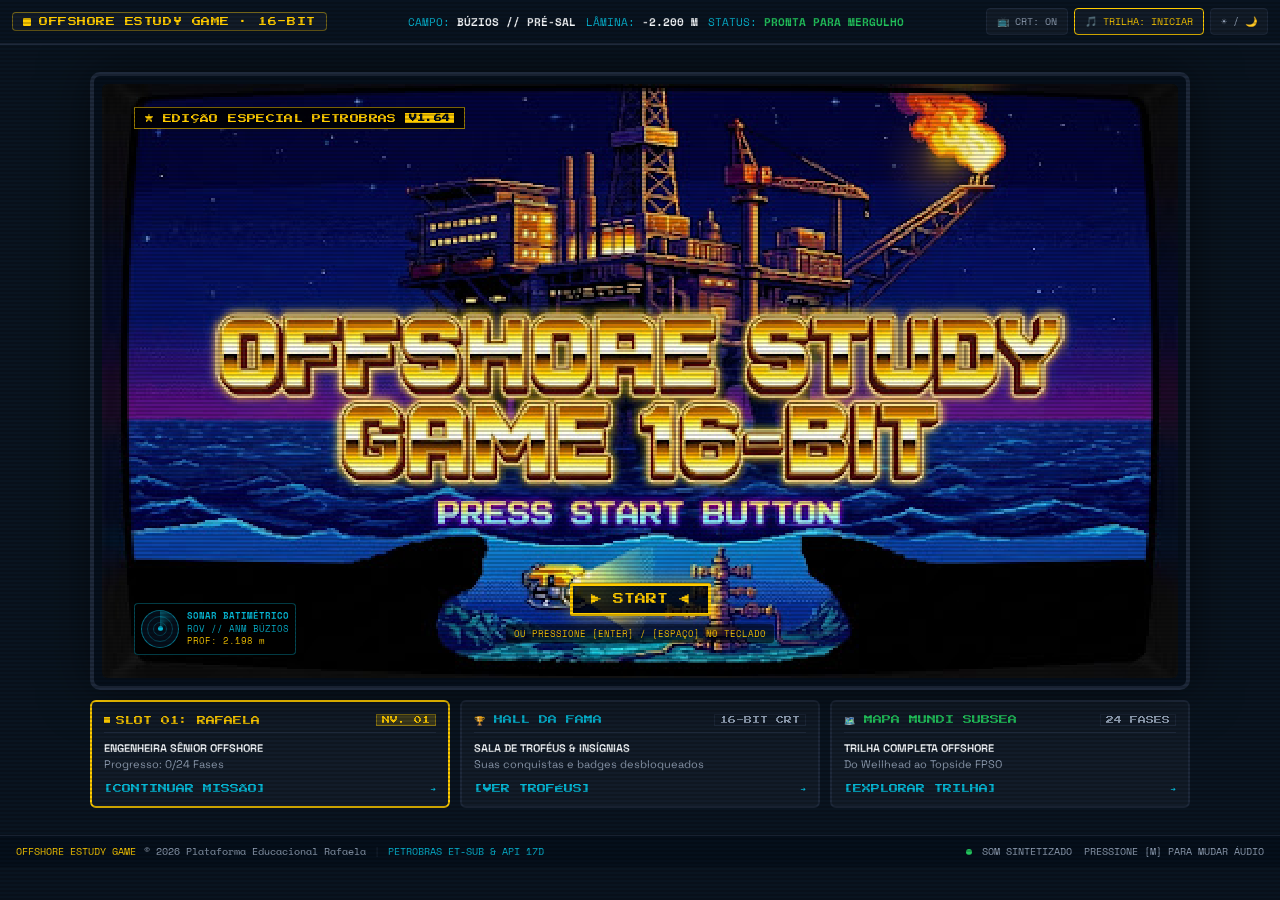
<file: index.html>
<!DOCTYPE html>
<html lang="pt-BR" data-theme="dark">
<head>
<meta charset="UTF-8" />
<meta name="viewport" content="width=device-width, initial-scale=1.0" />
<title>Offshore Estudy Game</title>
<meta name="description" content="Jogo educativo sobre engenharia offshore e submarina — Offshore Estudy Game." />
<link rel="preconnect" href="https://fonts.googleapis.com" />
<link rel="preconnect" href="https://fonts.gstatic.com" crossorigin />
<link href="https://fonts.googleapis.com/css2?family=Press+Start+2P&family=Space+Mono:wght@400;700&family=Space+Grotesk:wght@400;500;700&display=swap" rel="stylesheet" />
<link rel="stylesheet" href="assets/css/core-tokens.css" />
<link rel="stylesheet" href="assets/css/cockpit-master.css" />
<link rel="stylesheet" href="assets/css/crt-arcade.css" />
<link rel="stylesheet" href="assets/css/print.css" media="print" />
</head>
<body>

<header id="opening-header" class="opening-header">
  <div class="opening-header__brand">
    <span class="opening-header__brand-dot" aria-hidden="true"></span>
    <span class="opening-header__brand-text font-display">OFFSHORE ESTUDY GAME · 16-BIT</span>
  </div>
  <div class="opening-header__telemetry font-mono" aria-hidden="true">
    <span>CAMPO: <b>BÚZIOS // PRÉ-SAL</b></span>
    <span>LÂMINA: <b>-2.200 M</b></span>
    <span>STATUS: <b class="opening-header__status-ok">PRONTA PARA MERGULHO</b></span>
  </div>
  <div class="opening-header__controls">
    <button type="button" id="opening-crt-btn" class="opening-header__btn font-mono">📺 CRT: <span id="opening-crt-status">ON</span></button>
    <button type="button" id="opening-audio-btn" class="opening-header__btn opening-header__btn--gold font-mono">🎵 <span id="opening-audio-label">TRILHA: INICIAR</span></button>
    <button type="button" id="opening-theme-btn" class="opening-header__btn font-mono" title="Alternar tema Abissal/Daylight">☀️ / 🌙</button>
  </div>
</header>

<main class="opening" id="opening-main">
  <div class="opening__scanlines" id="opening-scanlines" aria-hidden="true"></div>

  <div class="opening__cabinet">
    <div class="opening__monitor">
      <span class="opening__screw opening__screw--tl" aria-hidden="true"></span>
      <span class="opening__screw opening__screw--tr" aria-hidden="true"></span>
      <span class="opening__screw opening__screw--bl" aria-hidden="true"></span>
      <span class="opening__screw opening__screw--br" aria-hidden="true"></span>
      <div class="opening__monitor-screen">
        <img class="opening__hero-art" src="assets/img/opening/tela-abertura-stitch.jpg" alt="Offshore Estudy Game — plataforma offshore ao entardecer, título em pixel art 16-bit" />

        <div class="opening__flare" aria-hidden="true"></div>
        <div class="opening__flare-core" aria-hidden="true"></div>

        <div class="opening__badge font-display">
          <span aria-hidden="true">★</span> EDIÇÃO ESPECIAL PETROBRAS
          <span class="opening__badge-version">V1.64</span>
        </div>

        <div class="opening__radar" aria-hidden="true">
          <div class="opening__radar-scope">
            <span class="opening__radar-ring opening__radar-ring--outer"></span>
            <span class="opening__radar-ring opening__radar-ring--inner"></span>
            <span class="opening__radar-sweep"></span>
            <span class="opening__radar-ping"></span>
          </div>
          <div class="opening__radar-label font-mono">
            <div class="opening__radar-title">SONAR BATIMÉTRICO</div>
            <div>ROV // ANM BÚZIOS</div>
            <div class="opening__radar-depth">PROF: 2.198 m</div>
          </div>
        </div>

        <div class="opening__start-area">
          <button type="button" id="press-start-btn" class="opening__start-btn font-display">
            ▶ START ◀
          </button>
          <p class="opening__hint font-mono">OU PRESSIONE [ENTER] / [ESPAÇO] NO TECLADO</p>
        </div>
      </div>
    </div>

    <nav class="opening__slots" aria-label="Acesso rápido">
      <a href="capitulos/index.html" class="opening__slot opening__slot--gold">
        <div class="opening__slot-head font-display">
          <span class="opening__slot-tag"><span class="opening__slot-dot"></span> SLOT 01: RAFAELA</span>
          <span class="opening__slot-badge" id="slot-nivel-badge">NV. --</span>
        </div>
        <div class="opening__slot-body">
          <strong>ENGENHEIRA SÊNIOR OFFSHORE</strong>
          <span id="slot-progresso-texto">Progresso: --</span>
        </div>
        <div class="opening__slot-foot font-display"><span>[CONTINUAR MISSÃO]</span><span aria-hidden="true">➔</span></div>
      </a>

      <a href="conquistas.html" class="opening__slot">
        <div class="opening__slot-head font-display">
          <span class="opening__slot-tag opening__slot-tag--cyan">🏆 HALL DA FAMA</span>
          <span class="opening__slot-badge opening__slot-badge--muted">16-BIT CRT</span>
        </div>
        <div class="opening__slot-body">
          <strong>SALA DE TROFÉUS &amp; INSÍGNIAS</strong>
          <span>Suas conquistas e badges desbloqueados</span>
        </div>
        <div class="opening__slot-foot font-display"><span>[VER TROFÉUS]</span><span aria-hidden="true">➔</span></div>
      </a>

      <a href="capitulos/index.html" class="opening__slot opening__slot--green">
        <div class="opening__slot-head font-display">
          <span class="opening__slot-tag opening__slot-tag--green">🗺️ MAPA MUNDI SUBSEA</span>
          <span class="opening__slot-badge opening__slot-badge--muted">24 FASES</span>
        </div>
        <div class="opening__slot-body">
          <strong>TRILHA COMPLETA OFFSHORE</strong>
          <span>Do Wellhead ao Topside FPSO</span>
        </div>
        <div class="opening__slot-foot font-display"><span>[EXPLORAR TRILHA]</span><span aria-hidden="true">➔</span></div>
      </a>
    </nav>
  </div>
</main>

<footer class="opening-footer font-mono">
  <div class="opening-footer__brand">
    <span class="text-gold">OFFSHORE ESTUDY GAME</span>
    <span>© 2026 Plataforma Educacional Rafaela</span>
    <span class="opening-footer__sep">|</span>
    <span class="opening-footer__cyan">PETROBRAS ET-SUB &amp; API 17D</span>
  </div>
  <div class="opening-footer__status">
    <span><span class="opening-footer__led"></span> SOM SINTETIZADO</span>
    <span>PRESSIONE [M] PARA MUDAR ÁUDIO</span>
  </div>
</footer>

<div id="start-modal" class="opening-modal" hidden>
  <div class="opening-modal__card">
    <div class="opening-modal__icon">⚡</div>
    <h2 class="opening-modal__title font-display">SISTEMA INICIALIZADO!</h2>
    <p class="opening-modal__text">
      Bem-vinda de volta a bordo, <span class="text-gold" id="modal-nome-usuaria">Rafaela</span>! Conexão de telemetria estabelecida com o FPSO P-77 e campo submarino de Búzios a -2.200m.
    </p>
    <div class="opening-modal__status font-mono">
      <div class="text-ok">✔ Árvores de Natal Molhadas (ANM): VÁLVULAS OK</div>
      <div class="text-ok">✔ Linhas Lazy Wave: TENSÃO ESTÁVEL</div>
      <div class="text-ok">✔ Injeção de MEG: FLOW ASSURANCE SEGURO</div>
      <div class="text-gold" id="modal-xp">★ XP Atual: -- / -- XP</div>
    </div>
    <div class="opening-modal__actions font-display">
      <button type="button" id="modal-entrar" class="opening-modal__btn opening-modal__btn--primary">[ ENTRAR NO MAPA MUNDI ]</button>
      <button type="button" id="modal-voltar" class="opening-modal__btn">VOLTAR</button>
    </div>
  </div>
</div>

<script src="assets/js/theme-controller.js"></script>
<script src="assets/js/audio-engine.js"></script>
<script src="assets/js/state-store.js"></script>
<script src="assets/js/github-sync-client.js"></script>
<script src="assets/js/navigation.js"></script>
<script src="assets/js/cockpit-element.js"></script>
<script>
  // Tela de abertura tem cabeçalho próprio (adaptado do Stitch): não monta o Cockpit
  // Mestre nem a navegação padrão, só os motores compartilhados de tema/áudio/estado.
  const cockpit = SubseaCockpit.init({ activeNav: 'inicio', mountHeader: false, mountNav: false });

  /** Progressão simples de nível: 500 XP por nível, mesma referência usada em progresso.html. */
  function calcularNivel(xp) {
    const xpPorNivel = 500;
    const nivel = Math.floor(xp / xpPorNivel) + 1;
    return { nivel, xpNoNivel: xp % xpPorNivel, xpParaProximo: xpPorNivel };
  }

  function atualizarPainelDaUsuaria() {
    const estado = cockpit.store.getState();
    const totalModulos = 24;
    const modulosConcluidos = Object.values(estado.progresso.modulos || {}).filter((m) => m && m.concluido).length;
    const { nivel, xpNoNivel, xpParaProximo } = calcularNivel(estado.progresso.xp || 0);
    const nivelFormatado = String(nivel).padStart(2, '0');

    document.getElementById('slot-nivel-badge').textContent = `NV. ${nivelFormatado}`;
    document.getElementById('slot-progresso-texto').textContent = `Progresso: ${modulosConcluidos}/${totalModulos} Fases`;
    document.getElementById('modal-nome-usuaria').textContent = estado.usuario.nome || 'Rafaela';
    document.getElementById('modal-xp').textContent = `★ XP Atual: ${xpNoNivel} / ${xpParaProximo} XP (Nível ${nivelFormatado})`;
  }

  atualizarPainelDaUsuaria();
  cockpit.store.onChange(atualizarPainelDaUsuaria);

  /**
   * Mede-e-corrige: aplica a largura cheia do gabinete, mede o overflow real
   * da página contra a viewport, e só então encolhe o monitor pela quantidade
   * exata que sobrou (via aspect-ratio 16:9) — mais confiável do que estimar
   * altura de header/slots/rodapé de antemão ou decorar aspect-ratio/max-height
   * em % dentro de min()/calc(), que ora colapsava a caixa, ora não segurava a
   * largura no mobile.
   */
  function ajustarTamanhoMonitor() {
    const monitor = document.querySelector('.opening__monitor');
    const cabinet = document.querySelector('.opening__cabinet');
    if (!monitor || !cabinet) return;

    monitor.style.width = `${cabinet.clientWidth}px`;

    // No mobile o layout empilhado (header 2 linhas + monitor + 3 slots) já cabia
    // bem com a largura cheia — o pedido de "caber na página" era sobre desktop,
    // onde monitor+slots+rodapé lado a lado sobravam para baixo da dobra.
    if (window.innerWidth < 720) return;

    const overflow = document.documentElement.scrollHeight - window.innerHeight;
    if (overflow > 0) {
      const alturaAlvo = Math.max(220, monitor.offsetHeight - overflow);
      const larguraAlvo = (alturaAlvo * 16) / 9;
      monitor.style.width = `${Math.min(cabinet.clientWidth, larguraAlvo)}px`;
    }
  }

  ajustarTamanhoMonitor();
  window.addEventListener('resize', ajustarTamanhoMonitor);

  function syncAudioLabel() {
    document.getElementById('opening-audio-label').textContent = cockpit.audio.isBgmPlaying()
      ? 'TRILHA: TOCANDO'
      : 'TRILHA: INICIAR';
  }
  syncAudioLabel();

  document.getElementById('opening-audio-btn').addEventListener('click', () => {
    if (cockpit.audio.isBgmPlaying()) {
      cockpit.audio.stopChiptuneBgm();
      cockpit.store.setAudio({ bgmEnabled: false });
    } else {
      cockpit.audio.startChiptuneBgm();
      cockpit.store.setAudio({ bgmEnabled: true });
    }
    syncAudioLabel();
  });

  document.getElementById('opening-theme-btn').addEventListener('click', () => cockpit.theme.toggle());

  const scanlines = document.getElementById('opening-scanlines');
  const crtBtn = document.getElementById('opening-crt-btn');
  const crtStatus = document.getElementById('opening-crt-status');
  crtBtn.addEventListener('click', () => {
    const estavaLigado = scanlines.style.display !== 'none';
    scanlines.style.display = estavaLigado ? 'none' : '';
    crtStatus.textContent = estavaLigado ? 'OFF' : 'ON';
    cockpit.audio.playBlip(estavaLigado ? 300 : 600, 0.05);
  });

  function goToTrilha() {
    cockpit.audio.playStartJingle();
    const main = document.getElementById('opening-main');
    main.classList.add('subsea-transition-shake', 'subsea-transition-flash', 'opening--saindo');
    cockpit.playDiveTransition();
    window.setTimeout(() => {
      window.location.href = 'capitulos/index.html';
    }, 280);
  }

  function abrirModalInicializacao() {
    if (!cockpit.audio.isBgmPlaying()) {
      cockpit.audio.startChiptuneBgm();
      cockpit.store.setAudio({ bgmEnabled: true });
      syncAudioLabel();
    }
    atualizarPainelDaUsuaria();
    document.getElementById('start-modal').hidden = false;
  }

  document.getElementById('press-start-btn').addEventListener('click', abrirModalInicializacao);
  document.getElementById('modal-entrar').addEventListener('click', () => {
    document.getElementById('start-modal').hidden = true;
    goToTrilha();
  });
  document.getElementById('modal-voltar').addEventListener('click', () => {
    cockpit.audio.playBlip(350, 0.06);
    document.getElementById('start-modal').hidden = true;
  });

  window.addEventListener('keydown', (e) => {
    const modalAberto = !document.getElementById('start-modal').hidden;
    if ((e.code === 'Space' || e.code === 'Enter') && !modalAberto) {
      e.preventDefault();
      abrirModalInicializacao();
    } else if (e.code === 'KeyM') {
      document.getElementById('opening-audio-btn').click();
    } else if (e.code === 'KeyC') {
      crtBtn.click();
    }
  });
</script>
</body>
</html>
</file>
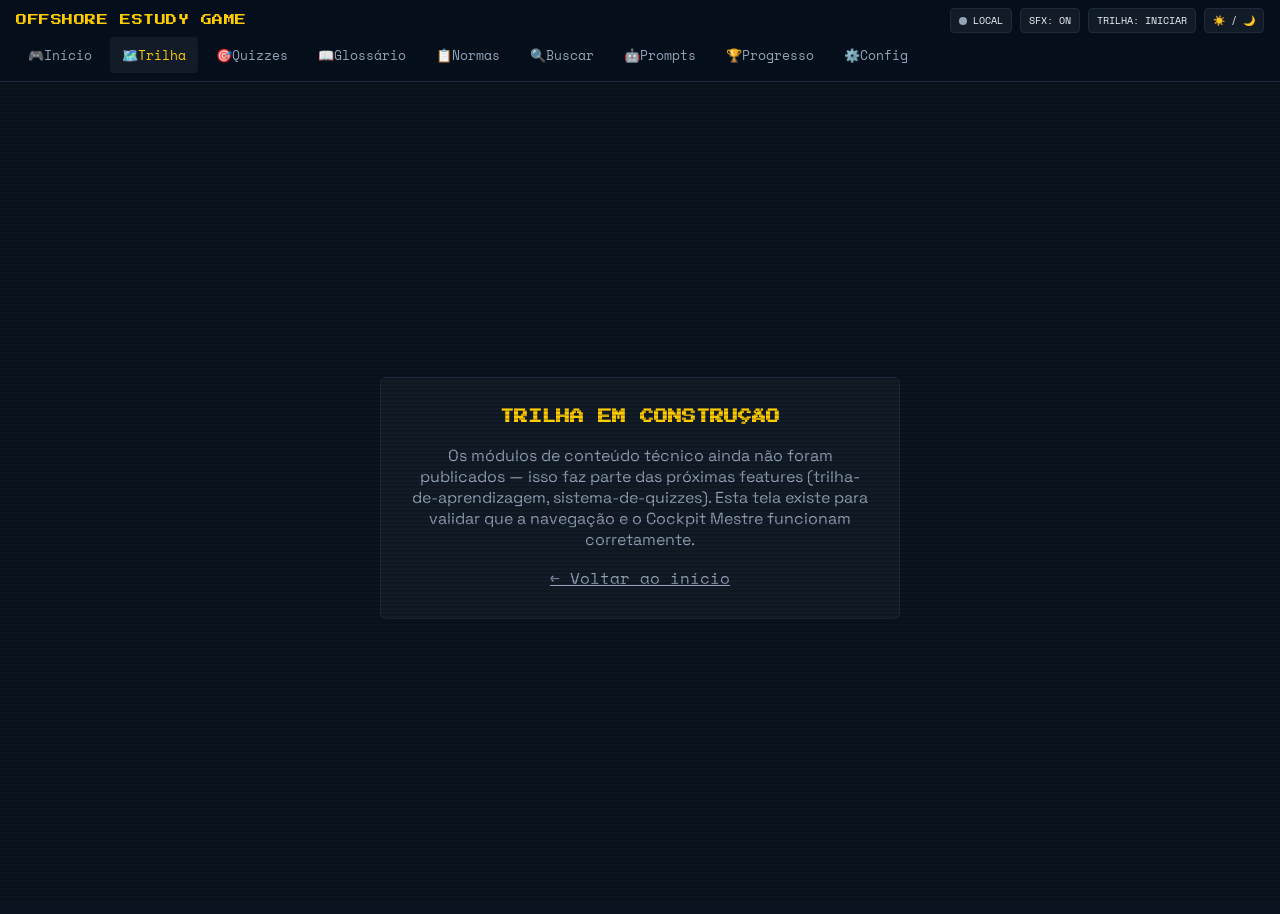
<file: capitulos/index.html>
<!DOCTYPE html>
<html lang="pt-BR" data-theme="dark">
<head>
<meta charset="UTF-8" />
<meta name="viewport" content="width=device-width, initial-scale=1.0" />
<title>Trilha — Offshore Estudy Game</title>
<link rel="preconnect" href="https://fonts.googleapis.com" />
<link rel="preconnect" href="https://fonts.gstatic.com" crossorigin />
<link href="https://fonts.googleapis.com/css2?family=Press+Start+2P&family=Space+Mono:wght@400;700&family=Space+Grotesk:wght@400;500;700&display=swap" rel="stylesheet" />
<link rel="stylesheet" href="../assets/css/core-tokens.css" />
<link rel="stylesheet" href="../assets/css/cockpit-master.css" />
<link rel="stylesheet" href="../assets/css/crt-arcade.css" />
<link rel="stylesheet" href="../assets/css/print.css" media="print" />
</head>
<body>

<main class="placeholder-page">
  <div class="card placeholder-page__card">
    <h1 class="font-display text-gold placeholder-page__title">TRILHA EM CONSTRUÇÃO</h1>
    <p class="placeholder-page__text">
      Os módulos de conteúdo técnico ainda não foram publicados — isso faz parte das
      próximas features (trilha-de-aprendizagem, sistema-de-quizzes). Esta tela existe
      para validar que a navegação e o Cockpit Mestre funcionam corretamente.
    </p>
    <a href="../index.html" class="font-mono text-dim">← Voltar ao início</a>
  </div>
</main>

<script src="../assets/js/theme-controller.js"></script>
<script src="../assets/js/audio-engine.js"></script>
<script src="../assets/js/state-store.js"></script>
<script src="../assets/js/github-sync-client.js"></script>
<script src="../assets/js/navigation.js"></script>
<script src="../assets/js/cockpit-element.js"></script>
<script>
  SubseaCockpit.init({ activeNav: 'trilha', basePath: '../' });
</script>
</body>
</html>
</file>
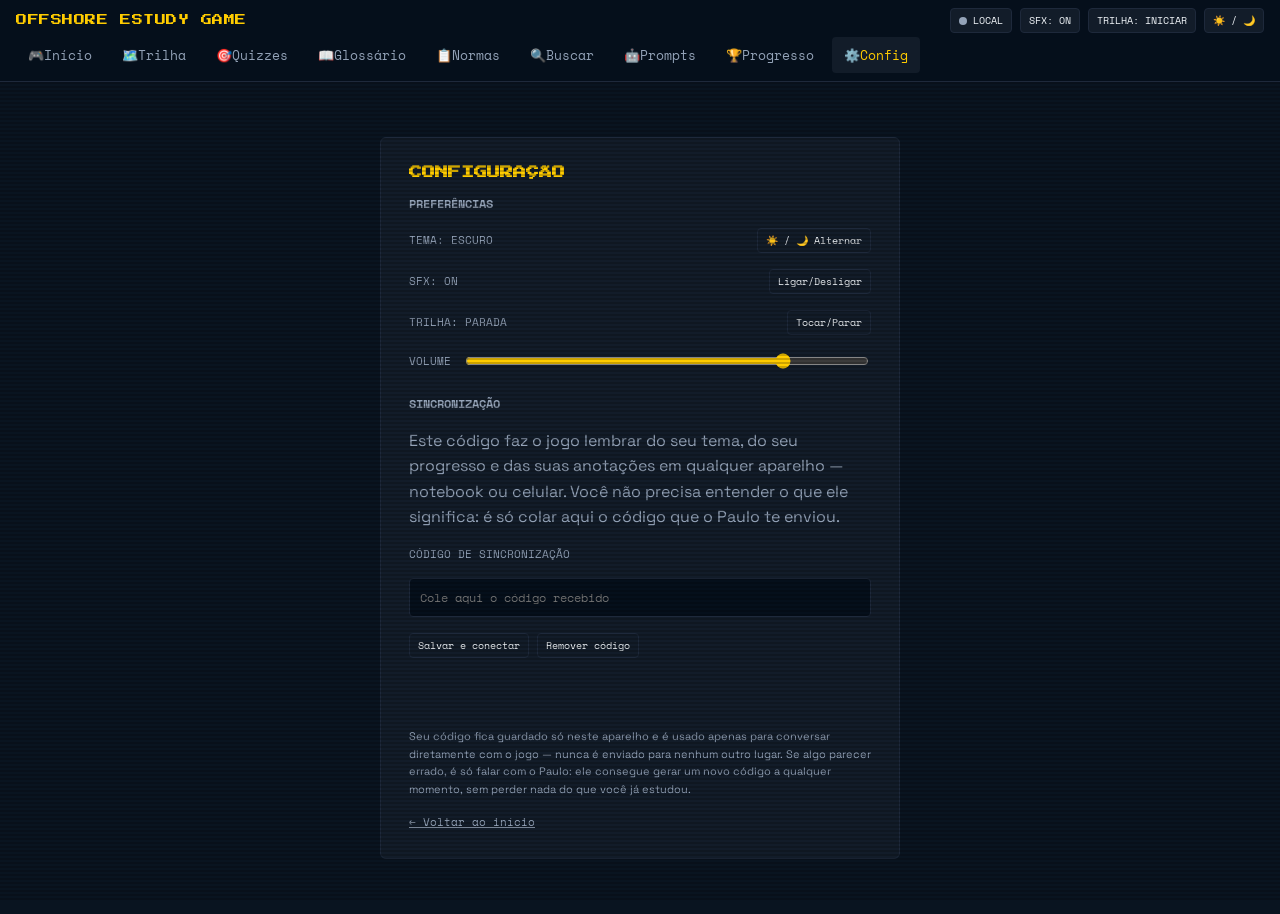
<file: configuracao.html>
<!DOCTYPE html>
<html lang="pt-BR" data-theme="dark">
<head>
<meta charset="UTF-8" />
<meta name="viewport" content="width=device-width, initial-scale=1.0" />
<title>Configuração — Offshore Estudy Game</title>
<link rel="preconnect" href="https://fonts.googleapis.com" />
<link rel="preconnect" href="https://fonts.gstatic.com" crossorigin />
<link href="https://fonts.googleapis.com/css2?family=Press+Start+2P&family=Space+Mono:wght@400;700&family=Space+Grotesk:wght@400;500;700&display=swap" rel="stylesheet" />
<link rel="stylesheet" href="assets/css/core-tokens.css" />
<link rel="stylesheet" href="assets/css/cockpit-master.css" />
<link rel="stylesheet" href="assets/css/crt-arcade.css" />
<link rel="stylesheet" href="assets/css/print.css" media="print" />
<style>
  .config-page { min-height: calc(100vh - 68px); display: flex; align-items: center; justify-content: center; padding: 24px; }
  .config-card { max-width: 520px; width: 100%; padding: 28px; display: flex; flex-direction: column; gap: 16px; }
  .config-card__title { margin: 0; font-size: 13px; }
  .config-card__text { font-family: var(--font-reading); color: var(--color-text-dim); margin: 0; line-height: 1.6; }
  .config-card__input { font-family: var(--font-mono); font-size: 12px; padding: 10px; background: var(--color-surface-lowest); border: 1px solid var(--color-surface-border); border-radius: 4px; color: var(--color-text-main); width: 100%; }
  .config-card__actions { display: flex; gap: 8px; flex-wrap: wrap; }
  .config-card__status { font-family: var(--font-mono); font-size: 11px; min-height: 16px; }
  .config-card__pref-row { display: flex; align-items: center; justify-content: space-between; gap: 12px; flex-wrap: wrap; }
  .config-card__pref-label { font-family: var(--font-mono); font-size: 11px; color: var(--color-text-dim); }
  .config-card__volume { flex: 1; min-width: 120px; accent-color: var(--color-primary-gold); }
</style>
</head>
<body>

<main class="config-page">
  <section class="card config-card">
    <h1 class="font-display text-gold config-card__title">CONFIGURAÇÃO</h1>

    <h2 class="font-mono text-dim" style="font-size: 12px; margin: 0;">PREFERÊNCIAS</h2>

    <div class="config-card__pref-row">
      <span class="config-card__pref-label" id="pref-tema-label">TEMA: ESCURO</span>
      <button type="button" id="pref-tema-btn" class="cockpit-master__btn">☀️ / 🌙 Alternar</button>
    </div>

    <div class="config-card__pref-row">
      <span class="config-card__pref-label" id="pref-sfx-label">SFX: ON</span>
      <button type="button" id="pref-sfx-btn" class="cockpit-master__btn">Ligar/Desligar</button>
    </div>

    <div class="config-card__pref-row">
      <span class="config-card__pref-label" id="pref-bgm-label">TRILHA: PARADA</span>
      <button type="button" id="pref-bgm-btn" class="cockpit-master__btn">Tocar/Parar</button>
    </div>

    <div class="config-card__pref-row">
      <label class="config-card__pref-label" for="pref-volume">VOLUME</label>
      <input type="range" id="pref-volume" class="config-card__volume" min="0" max="100" step="5" />
    </div>

    <h2 class="font-mono text-dim" style="font-size: 12px; margin: 8px 0 0;">SINCRONIZAÇÃO</h2>

    <p class="config-card__text">
      Este código faz o jogo lembrar do seu tema, do seu progresso e das suas anotações
      em qualquer aparelho — notebook ou celular. Você não precisa entender o que ele
      significa: é só colar aqui o código que o Paulo te enviou.
    </p>

    <label class="font-mono text-dim" for="token-input" style="font-size: 11px;">CÓDIGO DE SINCRONIZAÇÃO</label>
    <input type="password" id="token-input" class="config-card__input" placeholder="Cole aqui o código recebido" autocomplete="off" />

    <div class="config-card__actions">
      <button type="button" id="save-token-btn" class="cockpit-master__btn">Salvar e conectar</button>
      <button type="button" id="remove-token-btn" class="cockpit-master__btn">Remover código</button>
    </div>

    <p class="config-card__status" id="config-status"></p>

    <p class="config-card__text" style="font-size: 11px;">
      Seu código fica guardado só neste aparelho e é usado apenas para conversar
      diretamente com o jogo — nunca é enviado para nenhum outro lugar. Se algo parecer
      errado, é só falar com o Paulo: ele consegue gerar um novo código a qualquer momento,
      sem perder nada do que você já estudou.
    </p>

    <a href="index.html" class="font-mono text-dim" style="font-size: 11px;">← Voltar ao início</a>
  </section>
</main>

<script src="assets/js/theme-controller.js"></script>
<script src="assets/js/audio-engine.js"></script>
<script src="assets/js/state-store.js"></script>
<script src="assets/js/github-sync-client.js"></script>
<script src="assets/js/navigation.js"></script>
<script src="assets/js/cockpit-element.js"></script>
<script>
  const cockpit = SubseaCockpit.init({ activeNav: 'config' });

  (function wirePreferencias() {
    const temaLabel = document.getElementById('pref-tema-label');
    const temaBtn = document.getElementById('pref-tema-btn');
    const sfxLabel = document.getElementById('pref-sfx-label');
    const sfxBtn = document.getElementById('pref-sfx-btn');
    const bgmLabel = document.getElementById('pref-bgm-label');
    const bgmBtn = document.getElementById('pref-bgm-btn');
    const volumeInput = document.getElementById('pref-volume');

    function atualizarLabels() {
      const estado = cockpit.store.getState();
      temaLabel.textContent = `TEMA: ${cockpit.theme.getTheme() === 'light' ? 'CLARO' : 'ESCURO'}`;
      sfxLabel.textContent = `SFX: ${estado.audio.sfxEnabled ? 'ON' : 'MUTE'}`;
      bgmLabel.textContent = `TRILHA: ${cockpit.audio.isBgmPlaying() ? 'TOCANDO' : 'PARADA'}`;
      volumeInput.value = Math.round(estado.audio.volume * 100);
    }

    temaBtn.addEventListener('click', () => {
      cockpit.theme.toggle();
      atualizarLabels();
    });

    sfxBtn.addEventListener('click', () => {
      const muted = cockpit.audio.toggleMute();
      cockpit.store.setAudio({ sfxEnabled: !muted });
      if (!muted) cockpit.audio.playBlip(700, 0.08);
      atualizarLabels();
    });

    bgmBtn.addEventListener('click', () => {
      if (cockpit.audio.isBgmPlaying()) {
        cockpit.audio.stopChiptuneBgm();
        cockpit.store.setAudio({ bgmEnabled: false });
      } else {
        cockpit.audio.startChiptuneBgm();
        cockpit.store.setAudio({ bgmEnabled: true });
      }
      atualizarLabels();
    });

    volumeInput.addEventListener('input', (e) => {
      const volume = Number(e.target.value) / 100;
      cockpit.audio.setVolume(volume);
      cockpit.store.setAudio({ volume });
    });

    atualizarLabels();
  })();

  const TOKEN_KEY = 'subsea_github_token';
  const input = document.getElementById('token-input');
  const status = document.getElementById('config-status');

  try {
    const existing = window.localStorage.getItem(TOKEN_KEY);
    if (existing) {
      input.value = existing;
      status.textContent = 'Já conectado neste aparelho.';
      status.className = 'config-card__status text-ok';
    }
  } catch (err) { /* localStorage indisponível */ }

  document.getElementById('save-token-btn').addEventListener('click', async () => {
    const value = input.value.trim();
    if (!value) {
      status.textContent = 'Cole o código antes de salvar.';
      status.className = 'config-card__status text-alert';
      return;
    }
    status.textContent = 'Verificando...';
    status.className = 'config-card__status text-dim';

    const client = new SubseaGithubSyncClient({ token: value, usuarioId: cockpit.store.getState().usuario.id });
    try {
      await client.validate();
      window.localStorage.setItem(TOKEN_KEY, value);
      cockpit.store.attachSyncClient(client);
      await cockpit.store.initialSync();
      cockpit.audio.playSuccess();
      status.textContent = 'Conectado! Seu progresso agora sincroniza entre aparelhos.';
      status.className = 'config-card__status text-ok';
    } catch (err) {
      cockpit.audio.playError();
      status.textContent = 'Não consegui confirmar esse código. Verifique se copiou certinho ou fale com o Paulo.';
      status.className = 'config-card__status text-alert';
    }
  });

  document.getElementById('remove-token-btn').addEventListener('click', () => {
    try { window.localStorage.removeItem(TOKEN_KEY); } catch (err) { /* noop */ }
    cockpit.store.detachSyncClient();
    input.value = '';
    status.textContent = 'Código removido. O jogo continua funcionando normalmente neste aparelho, só sem sincronizar.';
    status.className = 'config-card__status text-dim';
  });
</script>
</body>
</html>
</file>
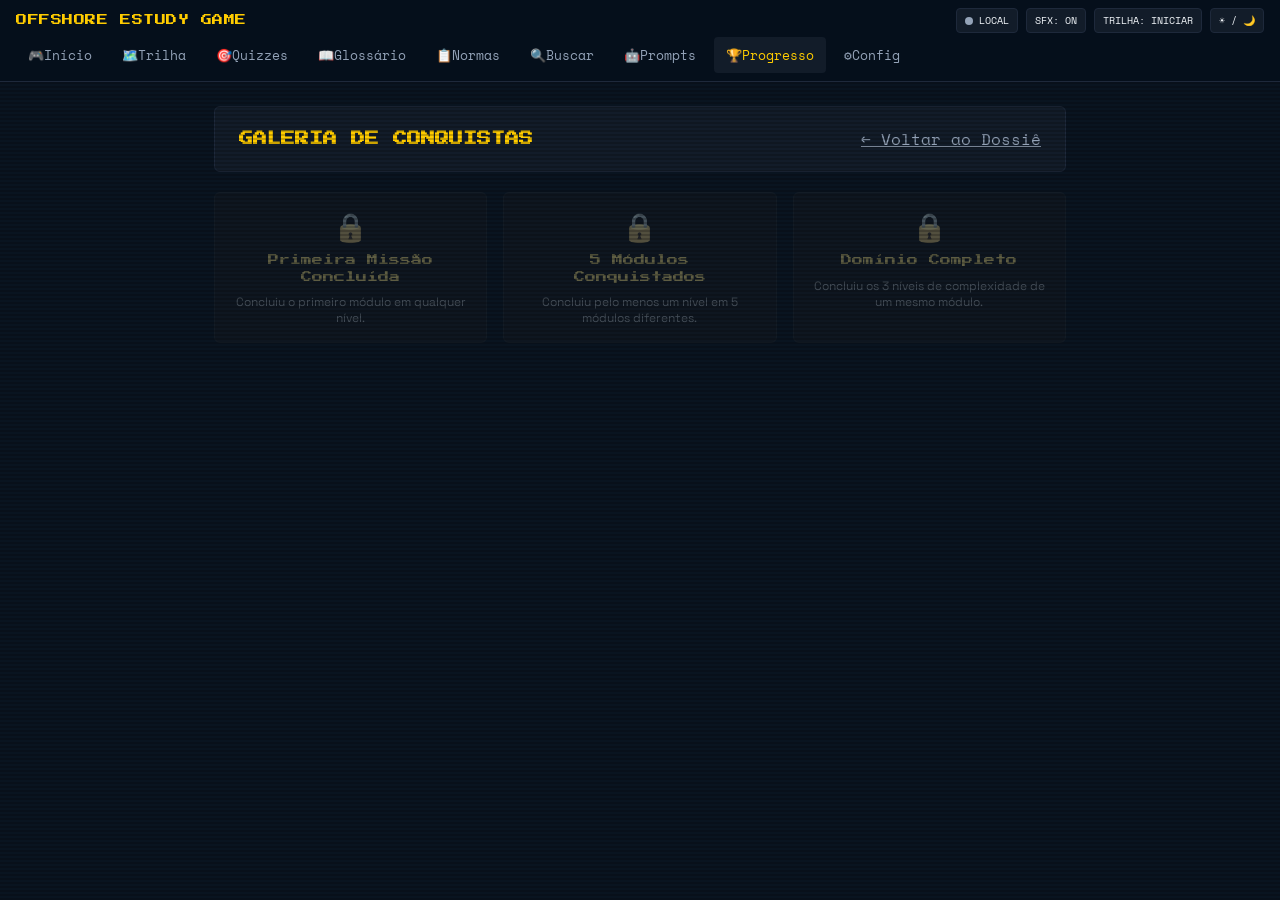
<file: conquistas.html>
<!DOCTYPE html>
<html lang="pt-BR" data-theme="dark">
<head>
<meta charset="UTF-8" />
<meta name="viewport" content="width=device-width, initial-scale=1.0" />
<title>Galeria de Conquistas — Offshore Estudy Game</title>
<link rel="preconnect" href="https://fonts.googleapis.com" />
<link rel="preconnect" href="https://fonts.gstatic.com" crossorigin />
<link href="https://fonts.googleapis.com/css2?family=Press+Start+2P&family=Space+Mono:wght@400;700&family=Space+Grotesk:wght@400;500;700&display=swap" rel="stylesheet" />
<link rel="stylesheet" href="assets/css/core-tokens.css" />
<link rel="stylesheet" href="assets/css/cockpit-master.css" />
<link rel="stylesheet" href="assets/css/crt-arcade.css" />
<link rel="stylesheet" href="assets/css/print.css" media="print" />
</head>
<body>

<main class="conquistas-page">
  <div class="card conquistas-page__header">
    <h1 class="font-display text-gold conquistas-page__title">GALERIA DE CONQUISTAS</h1>
    <a href="progresso.html" class="font-mono text-dim">← Voltar ao Dossiê</a>
  </div>

  <section class="conquistas-page__grid" id="grid-insignias"></section>
</main>

<script src="assets/js/theme-controller.js"></script>
<script src="assets/js/audio-engine.js"></script>
<script src="assets/js/state-store.js"></script>
<script src="assets/js/github-sync-client.js"></script>
<script src="assets/js/progress-engine.js"></script>
<script src="assets/js/navigation.js"></script>
<script src="assets/js/cockpit-element.js"></script>
<script>
  const cockpit = SubseaCockpit.init({ activeNav: 'progresso' });

  function renderInsignias() {
    const { progresso } = cockpit.store.getState();
    const insignias = SubseaProgressEngine.listarInsigniasComStatus(progresso);
    const grid = document.getElementById('grid-insignias');

    grid.innerHTML = insignias
      .map(
        (i) => `
        <div class="card insignia ${i.desbloqueada ? '' : 'insignia--bloqueada'}">
          <div class="insignia__icone">${i.desbloqueada ? '🏅' : '🔒'}</div>
          <div class="font-display text-gold insignia__titulo">${i.titulo}</div>
          <div class="text-dim insignia__descricao">${i.descricao}</div>
        </div>`,
      )
      .join('');
  }

  renderInsignias();
  cockpit.store.onChange(renderInsignias);
</script>
</body>
</html>
</file>
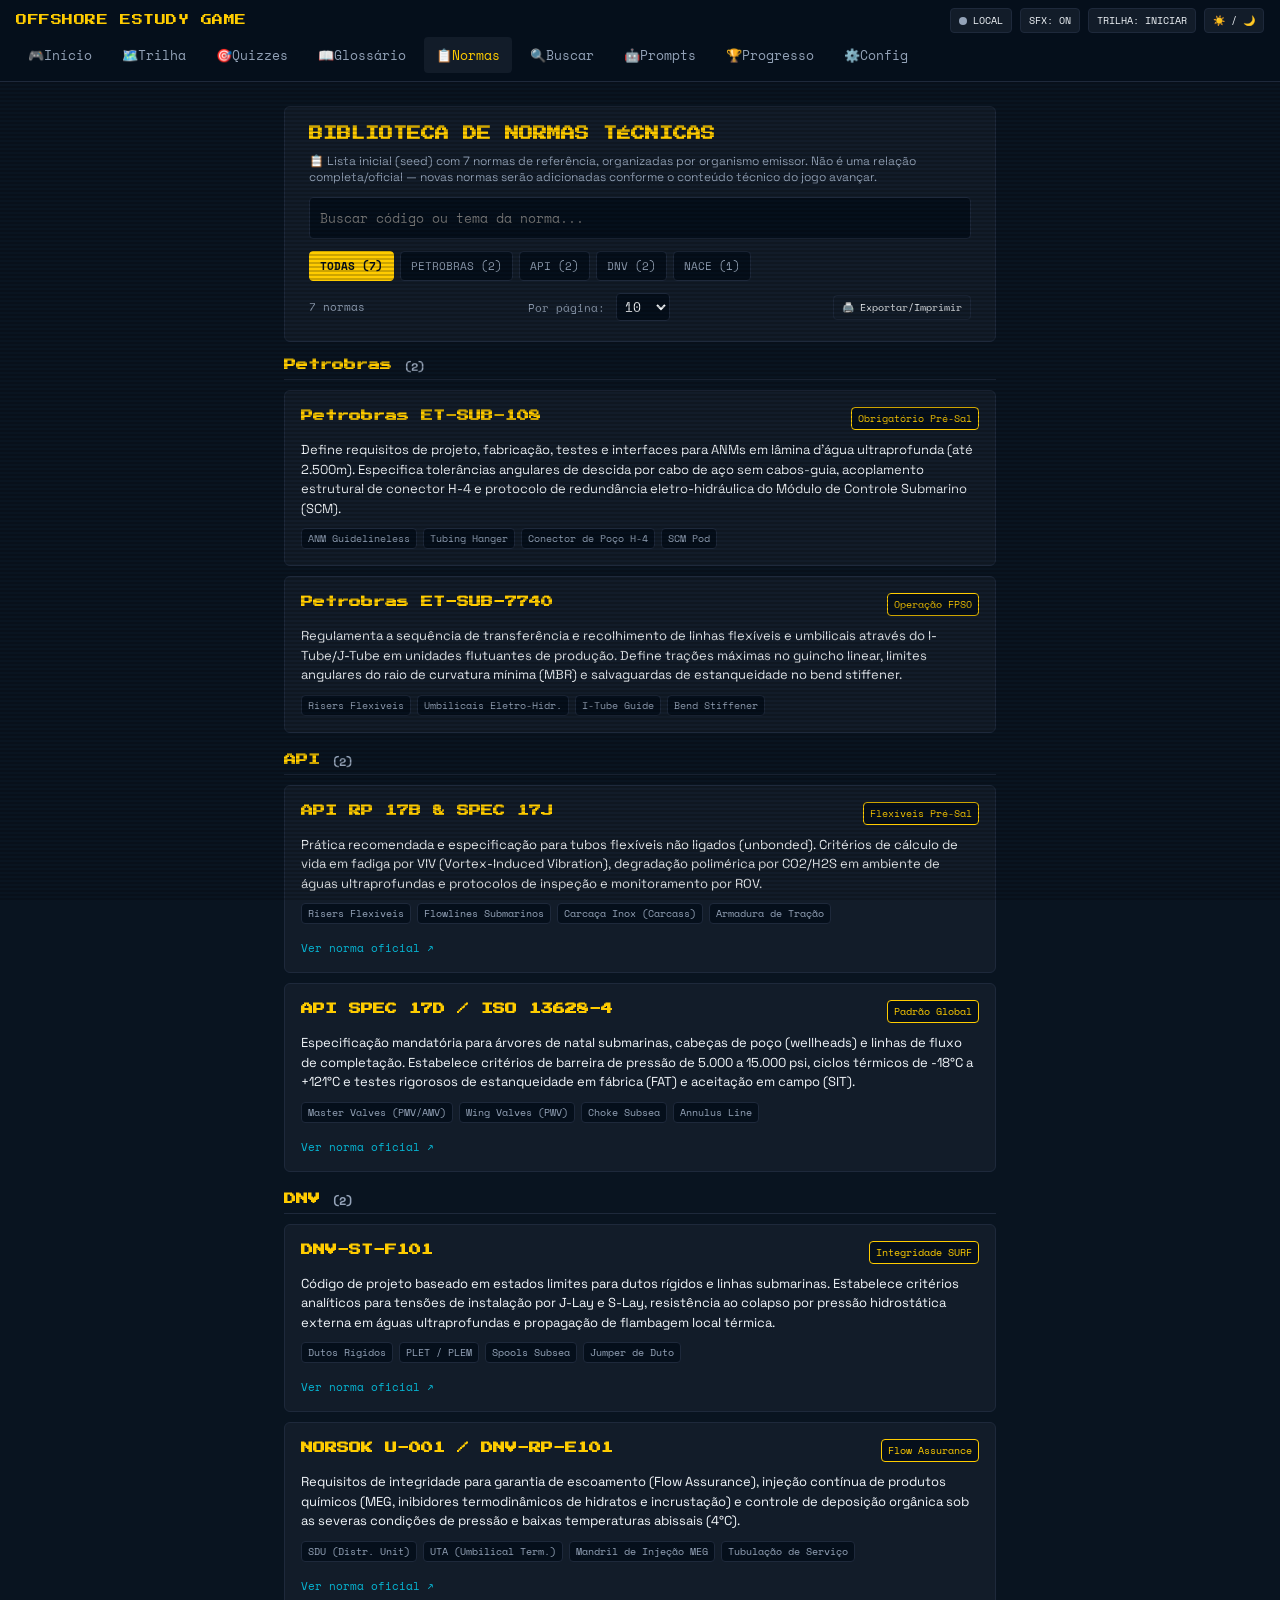
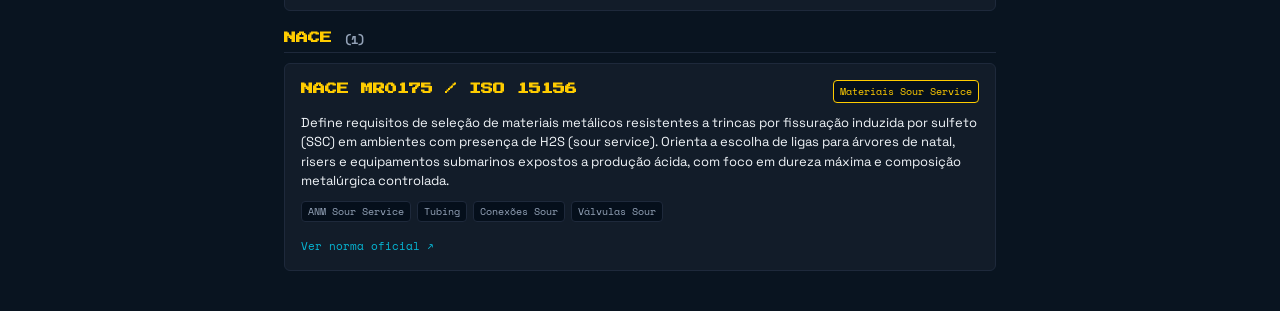
<file: normas.html>
<!DOCTYPE html>
<html lang="pt-BR" data-theme="dark">
<head>
<meta charset="UTF-8" />
<meta name="viewport" content="width=device-width, initial-scale=1.0" />
<title>Biblioteca de Normas Técnicas — Offshore Estudy Game</title>
<link rel="preconnect" href="https://fonts.googleapis.com" />
<link rel="preconnect" href="https://fonts.gstatic.com" crossorigin />
<link href="https://fonts.googleapis.com/css2?family=Press+Start+2P&family=Space+Mono:wght@400;700&family=Space+Grotesk:wght@400;500;700&display=swap" rel="stylesheet" />
<link rel="stylesheet" href="assets/css/core-tokens.css" />
<link rel="stylesheet" href="assets/css/cockpit-master.css" />
<link rel="stylesheet" href="assets/css/crt-arcade.css" />
<link rel="stylesheet" href="assets/css/print.css" media="print" />
</head>
<body>

<main class="normas-page">
  <section class="card normas-page__header">
    <h1 class="font-display text-gold normas-page__title">BIBLIOTECA DE NORMAS TÉCNICAS</h1>
    <p class="text-dim normas-page__aviso">📋 Lista inicial (seed) com 7 normas de referência, organizadas por organismo emissor. Não é uma relação completa/oficial — novas normas serão adicionadas conforme o conteúdo técnico do jogo avançar.</p>

    <input
      type="text"
      id="normas-busca"
      class="normas-page__busca"
      placeholder="Buscar código ou tema da norma..."
      autocomplete="off"
    />

    <div class="normas-page__pills" id="normas-pills"></div>

    <div class="normas-page__controles">
      <span class="font-mono text-dim" id="normas-contador"></span>
      <label class="font-mono text-dim normas-page__page-size">
        Por página:
        <select id="normas-tamanho-pagina">
          <option value="10">10</option>
          <option value="50">50</option>
          <option value="100">100</option>
        </select>
      </label>
      <button type="button" id="normas-exportar" class="cockpit-master__btn">🖨️ Exportar/Imprimir</button>
    </div>
  </section>

  <section class="normas-page__lista" id="normas-lista"></section>

  <nav class="normas-page__paginacao" id="normas-paginacao"></nav>
</main>

<script src="assets/js/theme-controller.js"></script>
<script src="assets/js/audio-engine.js"></script>
<script src="assets/js/state-store.js"></script>
<script src="assets/js/github-sync-client.js"></script>
<script src="assets/js/list-engine.js"></script>
<script src="assets/js/navigation.js"></script>
<script src="assets/js/cockpit-element.js"></script>
<script>
  const cockpit = SubseaCockpit.init({ activeNav: 'normas' });

  const ORDEM_ORGANISMOS = ['Petrobras', 'API', 'DNV', 'ISO', 'NACE', 'Outro'];
  function rankOrganismo(organismo) {
    const i = ORDEM_ORGANISMOS.indexOf(organismo);
    return i === -1 ? ORDEM_ORGANISMOS.length : i;
  }

  const engine = criarMotorDeLista({
    url: 'data/normas.json',
    camposBusca: ['codigo', 'resumo', 'organismoEmissor'],
    ordenarPor: (n) => `${String(rankOrganismo(n.organismoEmissor)).padStart(2, '0')}-${n.codigo}`,
    chaveAgrupamento: 'organismoEmissor',
  });

  let buscaAtual = '';
  let organismoAtivo = 'all';
  let tamanhoPagina = 10;
  let paginaAtual = 1;

  function renderPills() {
    const organismosPresentes = Array.from(new Set(engine.itens.map((n) => n.organismoEmissor)))
      .sort((a, b) => rankOrganismo(a) - rankOrganismo(b));

    const pills = [
      { id: 'all', label: `TODAS (${engine.itens.length})` },
      ...organismosPresentes.map((organismo) => ({
        id: organismo,
        label: `${organismo.toUpperCase()} (${engine.itens.filter((n) => n.organismoEmissor === organismo).length})`,
      })),
    ];

    const el = document.getElementById('normas-pills');
    el.innerHTML = pills
      .map(
        (p) =>
          `<button type="button" class="normas-page__pill ${p.id === organismoAtivo ? 'normas-page__pill--ativo' : ''}" data-organismo="${p.id}">${p.label}</button>`,
      )
      .join('');
    el.querySelectorAll('[data-organismo]').forEach((btn) => {
      btn.addEventListener('click', () => {
        organismoAtivo = btn.dataset.organismo;
        paginaAtual = 1;
        cockpit.audio.playBlip(700, 0.05);
        atualizar();
      });
    });
  }

  function filtrarPorOrganismo(lista) {
    if (organismoAtivo === 'all') return lista;
    return lista.filter((n) => n.organismoEmissor === organismoAtivo);
  }

  function renderLista(listaFiltrada) {
    const { itens, totalPaginas } = engine.paginar(listaFiltrada, paginaAtual, tamanhoPagina);
    const listaEl = document.getElementById('normas-lista');

    if (listaFiltrada.length === 0) {
      listaEl.innerHTML = `
        <div class="card normas-page__vazio">
          <p class="text-dim">Nenhuma norma encontrada para "${buscaAtual}".</p>
        </div>`;
      document.getElementById('normas-paginacao').innerHTML = '';
      return;
    }

    const grupos = engine.agrupar(itens);
    listaEl.innerHTML = Array.from(grupos.entries())
      .map(([organismo, normasDoGrupo]) => {
        const cards = normasDoGrupo
          .map((n) => {
            const codigoDestacado = engine.destacar(n.codigo, buscaAtual);
            const resumoDestacado = engine.destacar(n.resumo, buscaAtual);
            const badge = n.nivelObrigatoriedade
              ? `<span class="normas-page__badge">${n.nivelObrigatoriedade}</span>`
              : '';
            const tags = n.equipamentosRelacionados && n.equipamentosRelacionados.length
              ? `<div class="normas-page__tags">${n.equipamentosRelacionados
                  .map((eq) => `<span class="normas-page__tag">${eq}</span>`)
                  .join('')}</div>`
              : '';
            const linkModulo = n.moduloRelacionadoId
              ? `<a href="capitulos/index.html" class="font-mono glossario-page__link-modulo">Ver módulo relacionado →</a>`
              : '';
            const linkOficial = n.linkOficial
              ? `<a href="${n.linkOficial}" class="font-mono glossario-page__link-modulo" target="_blank" rel="noopener noreferrer">Ver norma oficial ↗</a>`
              : '';
            return `
              <article class="card normas-page__norma">
                <div class="normas-page__norma-cabecalho">
                  <h3 class="font-display text-gold normas-page__norma-codigo">${codigoDestacado}</h3>
                  ${badge}
                </div>
                <p class="normas-page__norma-resumo">${resumoDestacado}</p>
                ${tags}
                ${linkOficial}
                ${linkModulo}
              </article>`;
          })
          .join('');
        return `
          <div class="normas-page__grupo">
            <h2 class="font-display text-gold normas-page__grupo-titulo">${organismo} <span class="text-dim font-mono">(${normasDoGrupo.length})</span></h2>
            ${cards}
          </div>`;
      })
      .join('');

    renderPaginacao(totalPaginas);
  }

  function renderPaginacao(totalPaginas) {
    const el = document.getElementById('normas-paginacao');
    if (totalPaginas <= 1) {
      el.innerHTML = '';
      return;
    }
    let botoes = '';
    for (let p = 1; p <= totalPaginas; p += 1) {
      botoes += `<button type="button" class="cockpit-master__btn ${p === paginaAtual ? 'text-gold' : ''}" data-pagina="${p}">${p}</button>`;
    }
    el.innerHTML = botoes;
    el.querySelectorAll('[data-pagina]').forEach((btn) => {
      btn.addEventListener('click', () => {
        paginaAtual = Number(btn.dataset.pagina);
        atualizar();
      });
    });
  }

  function atualizar() {
    const listaFiltrada = filtrarPorOrganismo(engine.filtrar(buscaAtual));
    document.getElementById('normas-contador').textContent =
      buscaAtual || organismoAtivo !== 'all'
        ? `${listaFiltrada.length} de ${engine.itens.length} normas`
        : `${engine.itens.length} normas`;
    renderPills();
    renderLista(listaFiltrada);
  }

  document.getElementById('normas-busca').addEventListener('input', (e) => {
    buscaAtual = e.target.value.trim();
    paginaAtual = 1;
    atualizar();
  });

  document.getElementById('normas-tamanho-pagina').addEventListener('change', (e) => {
    tamanhoPagina = Number(e.target.value);
    paginaAtual = 1;
    atualizar();
    cockpit.audio.playBlip(650, 0.05);
  });

  document.getElementById('normas-exportar').addEventListener('click', () => {
    window.print();
  });

  engine.carregar().then(atualizar);
</script>
</body>
</html>
</file>
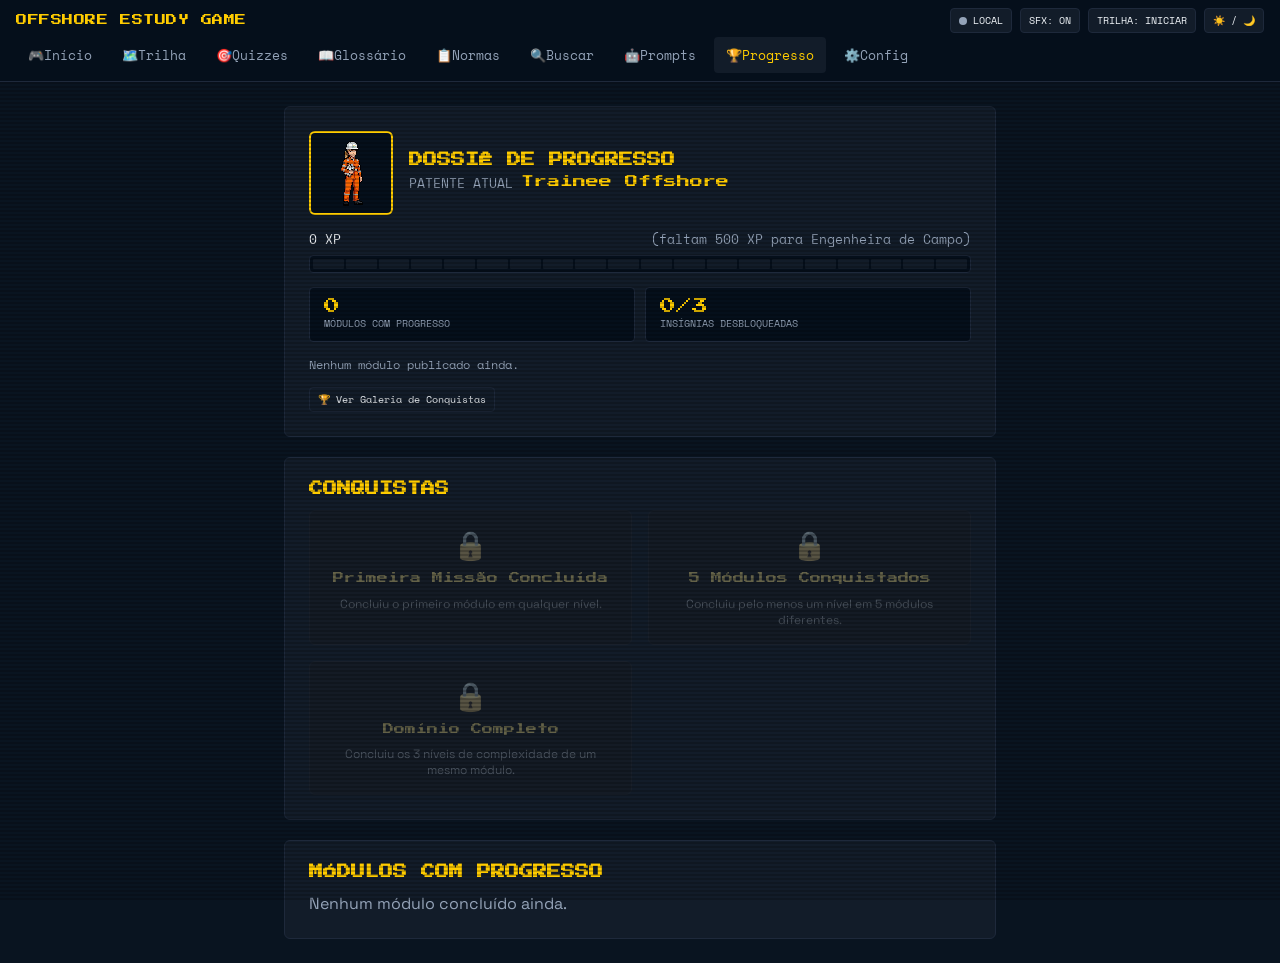
<file: progresso.html>
<!DOCTYPE html>
<html lang="pt-BR" data-theme="dark">
<head>
<meta charset="UTF-8" />
<meta name="viewport" content="width=device-width, initial-scale=1.0" />
<title>Progresso — Offshore Estudy Game</title>
<link rel="preconnect" href="https://fonts.googleapis.com" />
<link rel="preconnect" href="https://fonts.gstatic.com" crossorigin />
<link href="https://fonts.googleapis.com/css2?family=Press+Start+2P&family=Space+Mono:wght@400;700&family=Space+Grotesk:wght@400;500;700&display=swap" rel="stylesheet" />
<link rel="stylesheet" href="assets/css/core-tokens.css" />
<link rel="stylesheet" href="assets/css/cockpit-master.css" />
<link rel="stylesheet" href="assets/css/crt-arcade.css" />
<link rel="stylesheet" href="assets/css/print.css" media="print" />
</head>
<body>

<main class="progresso-page">
  <section class="card progresso-page__resumo">
    <div class="progresso-page__perfil">
      <div class="progresso-page__retrato">
        <img id="progresso-retrato" class="progresso-page__retrato-img" alt="Retrato de Rafaela" />
      </div>
      <div class="progresso-page__identidade">
        <h1 class="font-display text-gold progresso-page__title">DOSSIÊ DE PROGRESSO</h1>
        <div class="progresso-page__patente-badge">
          <span class="font-mono text-dim">PATENTE ATUAL</span>
          <span class="font-display text-gold" id="patente-atual">—</span>
        </div>
      </div>
    </div>

    <div class="progresso-page__xp-bloco">
      <div class="progresso-page__xp-linha">
        <span class="font-mono" id="xp-atual">0 XP</span>
        <span class="font-mono text-dim" id="xp-proxima-patente"></span>
      </div>
      <div class="progresso-page__xp-barra" id="xp-barra" role="progressbar" aria-valuemin="0" aria-valuemax="100" aria-valuenow="0"></div>
    </div>

    <div class="progresso-page__stats">
      <div class="progresso-page__stat-card">
        <span class="progresso-page__stat-numero" id="stat-modulos">0</span>
        <span class="progresso-page__stat-label">MÓDULOS COM PROGRESSO</span>
      </div>
      <div class="progresso-page__stat-card">
        <span class="progresso-page__stat-numero" id="stat-insignias">0/0</span>
        <span class="progresso-page__stat-label">INSÍGNIAS DESBLOQUEADAS</span>
      </div>
    </div>

    <div class="progresso-page__contador font-mono" id="contador-modulos">
      Nenhum módulo publicado ainda.
    </div>

    <a href="conquistas.html" class="cockpit-master__btn progresso-page__link-conquistas">
      🏆 Ver Galeria de Conquistas
    </a>
  </section>

  <section class="card progresso-page__insignias-preview">
    <h2 class="font-display text-gold progresso-page__subtitle">CONQUISTAS</h2>
    <div class="conquistas-page__grid" id="insignias-preview"></div>
  </section>

  <section class="card progresso-page__modulos" id="lista-modulos-card">
    <h2 class="font-display text-gold progresso-page__subtitle">MÓDULOS COM PROGRESSO</h2>
    <ul class="progresso-page__lista" id="lista-modulos"></ul>
  </section>
</main>

<script src="assets/js/theme-controller.js"></script>
<script src="assets/js/audio-engine.js"></script>
<script src="assets/js/state-store.js"></script>
<script src="assets/js/github-sync-client.js"></script>
<script src="assets/js/progress-engine.js"></script>
<script src="assets/js/navigation.js"></script>
<script src="assets/js/cockpit-element.js"></script>
<script src="assets/js/sprite-utils.js"></script>
<script>
  const cockpit = SubseaCockpit.init({ activeNav: 'progresso' });

  SubseaSpriteUtils.carregarSpriteRecortado(
    'assets/img/opening/rafaela-sprite.jpg',
    document.getElementById('progresso-retrato'),
  );

  const TOTAL_MODULOS_PUBLICADOS = 0; // placeholder até a trilha-de-aprendizagem existir
  const SEGMENTOS_XP = 20;

  function renderBarraXp(xp, tierAtualMin, proximoTierMin) {
    const barra = document.getElementById('xp-barra');
    let percentual = 1; // patente máxima: barra cheia
    if (proximoTierMin !== null) {
      percentual = (xp - tierAtualMin) / (proximoTierMin - tierAtualMin);
    }
    const preenchidos = Math.round(Math.max(0, Math.min(1, percentual)) * SEGMENTOS_XP);

    barra.setAttribute('aria-valuenow', String(Math.round(percentual * 100)));
    barra.innerHTML = Array.from({ length: SEGMENTOS_XP })
      .map((_, i) => `<span class="progresso-page__xp-segmento ${i < preenchidos ? 'progresso-page__xp-segmento--preenchido' : ''}"></span>`)
      .join('');
  }

  function renderProgresso() {
    const { progresso } = cockpit.store.getState();
    const patente = SubseaProgressEngine.getPatenteAtual(progresso.xp);
    const proxima = SubseaProgressEngine.getProximaPatente(progresso.xp);
    const concluidos = SubseaProgressEngine.contarModulosConcluidos(progresso);
    const insignias = SubseaProgressEngine.listarInsigniasComStatus(progresso);
    const insigniasDesbloqueadas = insignias.filter((i) => i.desbloqueada).length;

    const tierAtual = [...SubseaProgressEngine.PATENTE_TIERS].reverse().find((t) => progresso.xp >= t.min);

    document.getElementById('patente-atual').textContent = patente;
    document.getElementById('xp-atual').textContent = `${progresso.xp} XP`;
    document.getElementById('xp-proxima-patente').textContent = proxima
      ? `(faltam ${proxima.min - progresso.xp} XP para ${proxima.titulo})`
      : '(patente máxima atingida)';
    renderBarraXp(progresso.xp, tierAtual.min, proxima ? proxima.min : null);

    document.getElementById('stat-modulos').textContent = String(concluidos);
    document.getElementById('stat-insignias').textContent = `${insigniasDesbloqueadas}/${insignias.length}`;

    const contadorEl = document.getElementById('contador-modulos');
    if (TOTAL_MODULOS_PUBLICADOS === 0) {
      contadorEl.textContent =
        concluidos === 0
          ? 'Nenhum módulo publicado ainda.'
          : `Nenhum módulo publicado ainda — ${concluidos} módulo(s) de teste concluído(s).`;
    } else {
      contadorEl.textContent = `${concluidos} de ${TOTAL_MODULOS_PUBLICADOS} módulos concluídos.`;
    }

    const previewEl = document.getElementById('insignias-preview');
    previewEl.innerHTML = insignias
      .map(
        (i) => `
        <div class="card insignia ${i.desbloqueada ? '' : 'insignia--bloqueada'}">
          <div class="insignia__icone">${i.desbloqueada ? '🏅' : '🔒'}</div>
          <div class="font-display text-gold insignia__titulo">${i.titulo}</div>
          <div class="text-dim insignia__descricao">${i.descricao}</div>
        </div>`,
      )
      .join('');

    const listaEl = document.getElementById('lista-modulos');
    const moduloIds = Object.keys(progresso.modulos);
    if (moduloIds.length === 0) {
      listaEl.innerHTML = '<li class="text-dim">Nenhum módulo concluído ainda.</li>';
    } else {
      listaEl.innerHTML = moduloIds
        .map((id) => {
          const niveis = progresso.modulos[id].niveisConcluidos.join(', ');
          return `
            <li class="progresso-page__modulo-item">
              <span class="text-gold">${id}</span>
              <span class="progresso-page__modulo-niveis">níveis: ${niveis}</span>
            </li>`;
        })
        .join('');
    }
  }

  renderProgresso();
  cockpit.store.onChange(renderProgresso);
</script>
</body>
</html>
</file>
<file: assets/css/core-tokens.css>
/*
  Offshore Estudy Game — Core Design Tokens
  Fonte de referência: stitch_subsea_quest_8_bit_edition/manual_do_design_system_16_bit_cockpit_mestre.md
  Modo Abissal (escuro) é o padrão em :root; modo Daylight (claro) é ativado via
  atributo [data-theme="light"] E classe .light-mode simultaneamente em <html> e <body>
  (correção de bug encontrada em three.js_2 — nunca aplicar em apenas um elemento).
*/

:root {
  /* Modo Abissal (dark, padrão) */
  --color-surface: #091420;
  --color-surface-lowest: #050f1b;
  --color-surface-card: #121c29;
  --color-surface-border: #1e293b;
  --color-primary-gold: #ffcc00;
  --color-accent-amber: #f59e0b;
  --color-cyan-glow: #06b6d4;
  --color-neon-green: #22c55e;
  --color-alert-red: #ef4444;
  --color-text-main: #f1f5f9;
  --color-text-dim: #94a3b8;

  /* Tipografia */
  --font-display: "Press Start 2P", "Courier New", monospace;
  --font-mono: "Space Mono", "Courier New", monospace;
  --font-reading: "Space Grotesk", "Inter", system-ui, sans-serif;

  /* Espaçamento e forma */
  --radius-card: 6px;
  --border-width: 1px;

  /* Breakpoint de navegação (RF-07 / D-06) */
  --breakpoint-desktop: 1024px;
}

html.light-mode,
html[data-theme="light"] {
  --color-surface: #f8f9ff !important;
  --color-surface-lowest: #eef1fb !important;
  --color-surface-card: #ffffff !important;
  --color-surface-border: #cbdbf5 !important;
  --color-primary-gold: #b45309 !important;
  --color-accent-amber: #b45309 !important;
  --color-cyan-glow: #0284c7 !important;
  --color-text-main: #0f172a !important;
  --color-text-dim: #475569 !important;
}

* {
  box-sizing: border-box;
}

body {
  margin: 0;
  background: var(--color-surface);
  color: var(--color-text-main);
  font-family: var(--font-reading);
  min-height: 100vh;
  transition: background-color 0.15s ease, color 0.15s ease;
}

.font-display { font-family: var(--font-display); }
.font-mono { font-family: var(--font-mono); }

.card {
  background: var(--color-surface-card);
  border: var(--border-width) solid var(--color-surface-border);
  border-radius: var(--radius-card);
}

.text-gold { color: var(--color-primary-gold); }
.text-dim { color: var(--color-text-dim); }
.text-alert { color: var(--color-alert-red); }
.text-ok { color: var(--color-neon-green); }

/* ---------- Tela de abertura (reaproveita a tela real do Stitch — Princípio I) ---------- */

/* Cabeçalho próprio desta tela: não é o Cockpit Mestre padrão (ver init({ mountHeader:false })
   em index.html), mas segue o mesmo padrão de escrita/terminologia das demais telas. */
.opening-header {
  background: color-mix(in srgb, var(--color-surface) 95%, transparent);
  border-bottom: 2px solid var(--color-surface-border);
  padding: 8px 12px;
  display: flex;
  flex-wrap: wrap;
  align-items: center;
  justify-content: space-between;
  gap: 12px;
  font-size: 11px;
  position: relative;
  z-index: 20;
}

.opening-header__brand {
  display: flex;
  align-items: center;
  gap: 8px;
  background: var(--color-surface-card);
  border: 1px solid color-mix(in srgb, var(--color-primary-gold) 40%, transparent);
  border-radius: 4px;
  padding: 4px 10px;
}

.opening-header__brand-dot {
  width: 8px;
  height: 8px;
  background: var(--color-primary-gold);
  border-radius: 1px;
  animation: subsea-star-twinkle 1.4s ease-in-out infinite;
}

.opening-header__brand-text {
  font-size: 9px;
  color: var(--color-primary-gold);
  letter-spacing: 0.06em;
}

.opening-header__telemetry {
  display: none;
  align-items: center;
  gap: 10px;
  font-size: 11px;
  color: var(--color-cyan-glow);
}

.opening-header__telemetry b {
  color: var(--color-text-main);
}

.opening-header__status-ok {
  color: var(--color-neon-green) !important;
}

@media (min-width: 720px) {
  .opening-header__telemetry {
    display: flex;
  }
}

.opening-header__controls {
  display: flex;
  align-items: center;
  gap: 6px;
}

.opening-header__btn {
  padding: 5px 10px;
  background: var(--color-surface-card);
  border: 1px solid var(--color-surface-border);
  color: var(--color-text-dim);
  font-size: 10px;
  border-radius: 4px;
  cursor: pointer;
  display: inline-flex;
  align-items: center;
  gap: 6px;
}

.opening-header__btn:hover {
  border-color: var(--color-primary-gold);
  color: var(--color-text-main);
}

.opening-header__btn--gold {
  border-color: var(--color-primary-gold);
  color: var(--color-primary-gold);
}

/* Corpo da tela */
.opening {
  min-height: calc(100vh - 110px);
  display: flex;
  align-items: center;
  justify-content: center;
  position: relative;
  padding: 12px;
  opacity: 1;
  transition: opacity 0.25s ease-in;
}

.opening--saindo {
  opacity: 0;
}

.opening__cabinet {
  width: 100%;
  max-width: 1100px;
  display: flex;
  flex-direction: column;
  gap: 10px;
  position: relative;
  z-index: 2;
  animation: subsea-card-in 0.6s ease-out 0.1s both;
}

/* Gabinete do monitor CRT: moldura, parafusos de canto e vidro com bevel.
   A largura exata (px) é calculada em JS (index.html, ajustarTamanhoMonitor)
   a partir do espaço vertical realmente disponível — tentativas só em CSS
   (aspect-ratio + max-height/width via % dentro de min()/calc()) ora colapsavam
   a caixa, ora não clampavam no mobile; aspect-ratio aqui só deriva a altura a
   partir da largura definida (px) que o JS aplica, caso simples e sem ambiguidade. */
.opening__monitor {
  position: relative;
  background: var(--color-surface-lowest);
  border: 4px solid var(--color-surface-border);
  border-radius: 10px;
  padding: 8px;
  box-shadow: 0 0 50px rgba(0, 0, 0, 0.5);
  aspect-ratio: 16 / 9;
  max-width: 100%;
  margin-inline: auto;
}

.opening__screw {
  position: absolute;
  width: 8px;
  height: 8px;
  border-radius: 50%;
  background: var(--color-surface-border);
  border: 1px solid rgba(0, 0, 0, 0.6);
}

.opening__screw--tl { top: 8px; left: 8px; }
.opening__screw--tr { top: 8px; right: 8px; }
.opening__screw--bl { bottom: 8px; left: 8px; }
.opening__screw--br { bottom: 8px; right: 8px; }

.opening__monitor-screen {
  position: relative;
  width: 100%;
  height: 100%;
  border-radius: 6px;
  overflow: hidden;
  background: #000;
  box-shadow: inset 0 0 80px rgba(0, 0, 0, 0.85), inset 0 0 15px rgba(6, 182, 212, 0.25);
}

.opening__hero-art {
  position: absolute;
  inset: 0;
  width: 100%;
  height: 100%;
  object-fit: cover;
  image-rendering: pixelated;
  animation: subsea-banner-in 0.9s ease-out both;
}

.opening__flare {
  position: absolute;
  top: 8%;
  right: 19%;
  width: 64px;
  height: 64px;
  background: rgba(245, 158, 11, 0.3);
  border-radius: 50%;
  filter: blur(20px);
  animation: subsea-flare-flicker 4s ease-in-out infinite;
  pointer-events: none;
}

.opening__flare-core {
  position: absolute;
  top: 9%;
  right: 20%;
  width: 32px;
  height: 32px;
  background: rgba(255, 204, 0, 0.4);
  border-radius: 50%;
  filter: blur(8px);
  animation: subsea-star-twinkle 1.6s ease-in-out infinite;
  pointer-events: none;
}

.opening__badge {
  position: absolute;
  top: 4%;
  left: 3%;
  max-width: calc(100% - 6% - 10px);
  background: rgba(0, 0, 0, 0.85);
  border: 1px solid color-mix(in srgb, var(--color-primary-gold) 60%, transparent);
  color: var(--color-primary-gold);
  font-size: 9px;
  padding: 5px 10px;
  display: flex;
  align-items: center;
  gap: 8px;
  letter-spacing: 0.04em;
  overflow: hidden;
  white-space: nowrap;
  text-overflow: ellipsis;
}

.opening__badge-version {
  background: var(--color-primary-gold);
  color: var(--color-surface-lowest);
  font-size: 8px;
  padding: 1px 4px;
  font-weight: bold;
}

/* Radar sonar decorativo, canto inferior esquerdo do monitor. */
.opening__radar {
  position: absolute;
  bottom: 4%;
  left: 3%;
  display: none;
  align-items: center;
  gap: 8px;
  background: rgba(0, 0, 0, 0.8);
  border: 1px solid color-mix(in srgb, var(--color-cyan-glow) 40%, transparent);
  border-radius: 4px;
  padding: 6px;
}

@media (min-width: 720px) {
  .opening__radar {
    display: flex;
  }
}

.opening__radar-scope {
  position: relative;
  width: 38px;
  height: 38px;
  border-radius: 50%;
  border: 1px solid color-mix(in srgb, var(--color-cyan-glow) 60%, transparent);
  background: var(--color-surface-lowest);
  overflow: hidden;
}

.opening__radar-ring {
  position: absolute;
  border-radius: 50%;
  border: 1px solid color-mix(in srgb, var(--color-cyan-glow) 30%, transparent);
}

.opening__radar-ring--outer { inset: 5px; }
.opening__radar-ring--inner { inset: 11px; }

.opening__radar-sweep {
  position: absolute;
  inset: 0;
  background: conic-gradient(from 0deg, rgba(6, 182, 212, 0.4) 0deg, transparent 60deg, transparent 360deg);
  animation: subsea-radar-sweep 3s linear infinite;
}

.opening__radar-ping {
  position: absolute;
  top: 50%;
  left: 50%;
  width: 5px;
  height: 5px;
  margin: -2.5px;
  background: var(--color-cyan-glow);
  border-radius: 50%;
  animation: subsea-star-twinkle 1.4s ease-in-out infinite;
}

.opening__radar-label {
  font-size: 9px;
  line-height: 1.35;
  color: var(--color-cyan-glow);
}

.opening__radar-title {
  font-weight: bold;
}

.opening__radar-depth {
  color: var(--color-primary-gold);
}

/* Área do botão Press Start, sobreposta na parte inferior do monitor. */
.opening__start-area {
  position: absolute;
  bottom: 6%;
  left: 0;
  right: 0;
  display: flex;
  flex-direction: column;
  align-items: center;
  gap: 8px;
}

.opening__start-btn {
  padding: 8px 18px;
  background: rgba(0, 0, 0, 0.8);
  border: 3px solid var(--color-primary-gold);
  color: var(--color-primary-gold);
  border-radius: 2px;
  font-size: 11px;
  cursor: pointer;
  box-shadow: 0 0 20px color-mix(in srgb, var(--color-primary-gold) 50%, transparent);
  animation: subsea-start-bounce 0.9s ease-in-out infinite;
  transition: transform 0.15s ease, background 0.15s ease, border-color 0.15s ease;
}

.opening__start-btn:hover {
  background: var(--color-surface-card);
  border-color: var(--color-text-main);
  animation-play-state: paused;
  transform: scale(1.06);
}

.opening__hint {
  margin: 0;
  font-size: 9px;
  color: var(--color-primary-gold);
  background: rgba(0, 0, 0, 0.55);
  padding: 3px 8px;
  border-radius: 3px;
}

/* Telas estreitas: o "PRESS START BUTTON" já está na própria arte — o botão real
   só precisa de "START", menor, para não sobrepor o título quando a imagem encolhe.
   Mesmo breakpoint (720px) já usado para telemetria/radar/slots neste arquivo. */
@media (max-width: 720px) {
  .opening__start-area {
    bottom: 1%;
    gap: 3px;
  }

  .opening__start-btn {
    padding: 4px 10px;
    border-width: 2px;
    font-size: 8px;
  }

  .opening__hint {
    font-size: 6px;
    padding: 2px 5px;
  }
}

/* Menu de 3 slots de acesso rápido, abaixo do gabinete. */
.opening__slots {
  display: grid;
  grid-template-columns: 1fr;
  gap: 10px;
}

@media (min-width: 720px) {
  .opening__slots {
    grid-template-columns: repeat(3, 1fr);
  }
}

.opening__slot {
  background: var(--color-surface-card);
  border: 2px solid var(--color-surface-border);
  border-radius: 6px;
  padding: 12px;
  display: flex;
  flex-direction: column;
  justify-content: space-between;
  gap: 8px;
  text-decoration: none;
  color: var(--color-text-main);
  transition: transform 0.15s ease, border-color 0.15s ease;
}

.opening__slot:hover {
  transform: translateY(-2px);
}

.opening__slot--gold {
  border-color: var(--color-primary-gold);
}

.opening__slot:hover.opening__slot--gold,
.opening__slot--gold {
  border-color: var(--color-primary-gold);
}

.opening__slot:not(.opening__slot--gold):not(.opening__slot--green):hover {
  border-color: var(--color-cyan-glow);
}

.opening__slot--green:hover {
  border-color: var(--color-neon-green);
}

.opening__slot-head {
  display: flex;
  align-items: center;
  justify-content: space-between;
  gap: 8px;
  padding-bottom: 6px;
  border-bottom: 1px solid var(--color-surface-border);
  font-size: 9px;
}

.opening__slot-tag {
  color: var(--color-primary-gold);
  display: inline-flex;
  align-items: center;
  gap: 6px;
}

.opening__slot-tag--cyan { color: var(--color-cyan-glow); }
.opening__slot-tag--green { color: var(--color-neon-green); }

.opening__slot-dot {
  width: 6px;
  height: 6px;
  background: var(--color-primary-gold);
  display: inline-block;
}

.opening__slot-badge {
  font-size: 8px;
  background: color-mix(in srgb, var(--color-primary-gold) 20%, transparent);
  color: var(--color-primary-gold);
  border: 1px solid color-mix(in srgb, var(--color-primary-gold) 40%, transparent);
  padding: 1px 5px;
}

.opening__slot-badge--muted {
  background: transparent;
  color: var(--color-text-dim);
  border-color: var(--color-surface-border);
}

.opening__slot-body {
  display: flex;
  flex-direction: column;
  gap: 2px;
  font-size: 11px;
  color: var(--color-text-dim);
}

.opening__slot-body strong {
  color: var(--color-text-main);
  font-size: 11px;
}

.opening__slot-foot {
  display: flex;
  align-items: center;
  justify-content: space-between;
  font-size: 9px;
  color: var(--color-cyan-glow);
  padding-top: 4px;
}

/* Rodapé operacional */
.opening-footer {
  background: var(--color-surface-lowest);
  border-top: 1px solid var(--color-surface-border);
  padding: 8px 16px;
  display: flex;
  flex-wrap: wrap;
  align-items: center;
  justify-content: space-between;
  gap: 8px;
  font-size: 10px;
  color: var(--color-text-dim);
}

.opening-footer__brand {
  display: flex;
  align-items: center;
  gap: 8px;
  flex-wrap: wrap;
}

.opening-footer__sep {
  color: var(--color-surface-border);
}

.opening-footer__cyan {
  color: var(--color-cyan-glow);
}

.opening-footer__status {
  display: flex;
  align-items: center;
  gap: 12px;
}

.opening-footer__led {
  display: inline-block;
  width: 6px;
  height: 6px;
  border-radius: 50%;
  background: var(--color-neon-green);
  margin-right: 4px;
}

/* Modal "Sistema Inicializado" */
.opening-modal {
  position: fixed;
  inset: 0;
  z-index: 50;
  background: rgba(0, 0, 0, 0.85);
  display: flex;
  align-items: center;
  justify-content: center;
  padding: 16px;
}

.opening-modal[hidden] {
  display: none;
}

.opening-modal__card {
  background: var(--color-surface-card);
  border: 3px solid var(--color-primary-gold);
  border-radius: 6px;
  max-width: 420px;
  width: 100%;
  padding: 20px;
  text-align: center;
  box-shadow: 0 0 50px color-mix(in srgb, var(--color-primary-gold) 40%, transparent);
}

.opening-modal__icon {
  width: 44px;
  height: 44px;
  margin: 0 auto 10px;
  border: 2px solid var(--color-primary-gold);
  background: color-mix(in srgb, var(--color-primary-gold) 15%, transparent);
  color: var(--color-primary-gold);
  border-radius: 4px;
  display: flex;
  align-items: center;
  justify-content: center;
  font-size: 20px;
  animation: subsea-idle-bob 1.4s ease-in-out infinite;
}

.opening-modal__title {
  font-size: 12px;
  color: var(--color-primary-gold);
  margin: 0 0 8px;
}

.opening-modal__text {
  font-family: var(--font-reading);
  font-size: 12px;
  color: var(--color-text-dim);
  line-height: 1.5;
  margin: 0 0 14px;
}

.opening-modal__status {
  background: var(--color-surface-lowest);
  border: 1px solid var(--color-surface-border);
  text-align: left;
  padding: 10px;
  font-size: 11px;
  display: flex;
  flex-direction: column;
  gap: 4px;
  margin-bottom: 16px;
}

.opening-modal__actions {
  display: flex;
  gap: 8px;
}

.opening-modal__btn {
  flex: 1;
  padding: 10px;
  font-size: 10px;
  border: 1px solid var(--color-surface-border);
  background: var(--color-surface-lowest);
  color: var(--color-text-dim);
  cursor: pointer;
}

.opening-modal__btn--primary {
  flex: 2;
  background: var(--color-primary-gold);
  border-color: var(--color-primary-gold);
  color: var(--color-surface-lowest);
  font-weight: bold;
}

@keyframes subsea-banner-in {
  0% { opacity: 0; transform: scale(1.06); }
  100% { opacity: 1; transform: scale(1); }
}

@keyframes subsea-card-in {
  0% { opacity: 0; transform: translateY(16px); }
  100% { opacity: 1; transform: translateY(0); }
}

@keyframes subsea-flare-flicker {
  0%, 100% { filter: brightness(1); }
  45% { filter: brightness(1.06); }
  50% { filter: brightness(0.97); }
  55% { filter: brightness(1.04); }
}

@keyframes subsea-star-twinkle {
  0%, 100% { opacity: 0.2; }
  50% { opacity: 1; }
}

@keyframes subsea-idle-bob {
  0%, 100% { transform: translateY(0); }
  50% { transform: translateY(-4px); }
}

@keyframes subsea-radar-sweep {
  0% { transform: rotate(0deg); }
  100% { transform: rotate(360deg); }
}

@keyframes subsea-blink-fast {
  0%, 100% { opacity: 1; }
  50% { opacity: 0.75; }
}

@keyframes subsea-start-bounce {
  0%, 100% { transform: translateY(0); }
  50% { transform: translateY(-6px); }
}

/* RF-12 é sobre shake/flash de transição entre telas (ver crt-arcade.css), não sobre
   animações decorativas em loop suave — essas continuam mesmo com reduced-motion,
   mesmo padrão já usado no resto do projeto. */
@media (prefers-reduced-motion: reduce) {
  .opening {
    transition: none;
  }
}

/* ---------- Layout genérico: página placeholder ("em construção") ---------- */
.placeholder-page {
  min-height: calc(100vh - 68px);
  display: flex;
  align-items: center;
  justify-content: center;
  padding: 24px;
}

.placeholder-page__card {
  max-width: 520px;
  padding: 28px;
  display: flex;
  flex-direction: column;
  gap: 16px;
  text-align: center;
}

.placeholder-page__title {
  margin: 0;
  font-size: 14px;
  line-height: 1.6;
}

.placeholder-page__text {
  font-family: var(--font-reading);
  color: var(--color-text-dim);
  margin: 0;
}

/* ---------- Progresso / Dossiê ---------- */
.progresso-page {
  max-width: 760px;
  margin: 0 auto;
  padding: 24px;
  display: flex;
  flex-direction: column;
  gap: 20px;
}

.progresso-page__resumo,
.progresso-page__modulos,
.progresso-page__insignias-preview {
  padding: 24px;
  display: flex;
  flex-direction: column;
  gap: 14px;
}

.progresso-page__perfil {
  display: flex;
  align-items: center;
  gap: 16px;
  flex-wrap: wrap;
}

.progresso-page__retrato {
  width: 84px;
  height: 84px;
  flex-shrink: 0;
  border: 2px solid var(--color-primary-gold);
  border-radius: 6px;
  background: var(--color-surface-lowest);
  overflow: hidden;
  display: flex;
  align-items: flex-start;
  justify-content: center;
}

.progresso-page__retrato-img {
  width: 100%;
  height: auto;
  image-rendering: pixelated;
}

.progresso-page__identidade {
  display: flex;
  flex-direction: column;
  gap: 6px;
}

.progresso-page__title,
.progresso-page__subtitle {
  margin: 0;
  font-size: 14px;
}

.progresso-page__patente-badge {
  display: flex;
  align-items: baseline;
  gap: 8px;
  font-size: 13px;
}

.progresso-page__xp-bloco {
  display: flex;
  flex-direction: column;
  gap: 6px;
}

.progresso-page__xp-linha {
  display: flex;
  justify-content: space-between;
  align-items: baseline;
  font-size: 13px;
}

.progresso-page__xp-barra {
  display: flex;
  gap: 2px;
  padding: 3px;
  background: var(--color-surface-lowest);
  border: 1px solid var(--color-surface-border);
  border-radius: 4px;
}

.progresso-page__xp-segmento {
  flex: 1;
  height: 10px;
  background: var(--color-surface-card);
  border-radius: 1px;
}

.progresso-page__xp-segmento--preenchido {
  background: var(--color-primary-gold);
  box-shadow: 0 0 4px var(--color-primary-gold);
}

.progresso-page__stats {
  display: grid;
  grid-template-columns: repeat(auto-fit, minmax(140px, 1fr));
  gap: 10px;
}

.progresso-page__stat-card {
  padding: 10px 14px;
  background: var(--color-surface-lowest);
  border: 1px solid var(--color-surface-border);
  border-radius: 4px;
  display: flex;
  flex-direction: column;
  gap: 2px;
}

.progresso-page__stat-numero {
  font-family: var(--font-display);
  font-size: 16px;
  color: var(--color-primary-gold);
}

.progresso-page__stat-label {
  font-family: var(--font-mono);
  font-size: 10px;
  color: var(--color-text-dim);
}

.progresso-page__contador {
  font-size: 12px;
  color: var(--color-text-dim);
}

.progresso-page__link-conquistas {
  align-self: flex-start;
  text-decoration: none;
}

.progresso-page__lista {
  list-style: none;
  margin: 0;
  padding: 0;
  display: flex;
  flex-direction: column;
  gap: 8px;
}

.progresso-page__modulo-item {
  display: flex;
  align-items: center;
  justify-content: space-between;
  gap: 10px;
  padding: 8px 12px;
  background: var(--color-surface-lowest);
  border: 1px solid var(--color-surface-border);
  border-radius: 4px;
  font-family: var(--font-mono);
  font-size: 12px;
}

.progresso-page__modulo-niveis {
  color: var(--color-text-dim);
  font-size: 11px;
}

/* ---------- Galeria de Conquistas ---------- */
.conquistas-page {
  max-width: 900px;
  margin: 0 auto;
  padding: 24px;
  display: flex;
  flex-direction: column;
  gap: 20px;
}

.conquistas-page__header {
  padding: 20px 24px;
  display: flex;
  justify-content: space-between;
  align-items: center;
  flex-wrap: wrap;
  gap: 8px;
}

.conquistas-page__title {
  margin: 0;
  font-size: 14px;
}

.conquistas-page__grid {
  display: grid;
  grid-template-columns: repeat(auto-fill, minmax(220px, 1fr));
  gap: 16px;
}

.insignia {
  padding: 16px;
  display: flex;
  flex-direction: column;
  align-items: center;
  gap: 8px;
  text-align: center;
}

.insignia__icone {
  font-size: 28px;
}

.insignia__titulo {
  font-size: 11px;
  line-height: 1.5;
}

.insignia__descricao {
  font-family: var(--font-reading);
  font-size: 12px;
}

/* RN-05: insígnias bloqueadas ficam esmaecidas, nunca escondidas. */
.insignia--bloqueada {
  opacity: 0.4;
  filter: grayscale(0.6);
}

/* ---------- Glossário ---------- */
.glossario-page {
  max-width: 760px;
  margin: 0 auto;
  padding: 24px;
  display: flex;
  flex-direction: column;
  gap: 16px;
}

.glossario-page__header {
  padding: 20px 24px;
  display: flex;
  flex-direction: column;
  gap: 12px;
}

.glossario-page__title {
  margin: 0;
  font-size: 14px;
}

.glossario-page__busca {
  font-family: var(--font-mono);
  font-size: 13px;
  padding: 10px;
  background: var(--color-surface-lowest);
  border: 1px solid var(--color-surface-border);
  border-radius: 4px;
  color: var(--color-text-main);
  width: 100%;
}

.glossario-page__indice {
  display: flex;
  flex-wrap: wrap;
  gap: 4px;
}

.glossario-page__letra {
  font-family: var(--font-mono);
  font-size: 11px;
  width: 26px;
  height: 26px;
  border: 1px solid var(--color-surface-border);
  background: var(--color-surface-lowest);
  color: var(--color-text-dim);
  border-radius: 4px;
  cursor: pointer;
}

.glossario-page__letra:hover {
  color: var(--color-primary-gold);
  border-color: var(--color-primary-gold);
}

.glossario-page__controles {
  display: flex;
  align-items: center;
  justify-content: space-between;
  flex-wrap: wrap;
  gap: 8px;
  font-size: 11px;
}

.glossario-page__page-size select {
  font-family: var(--font-mono);
  background: var(--color-surface-lowest);
  color: var(--color-text-main);
  border: 1px solid var(--color-surface-border);
  border-radius: 4px;
  padding: 2px 4px;
  margin-left: 4px;
}

.glossario-page__lista {
  display: flex;
  flex-direction: column;
  gap: 10px;
}

.glossario-page__vazio {
  padding: 24px;
  text-align: center;
  display: flex;
  flex-direction: column;
  gap: 8px;
}

.glossario-page__termo {
  padding: 16px;
  display: flex;
  flex-direction: column;
  gap: 12px;
}

.glossario-page__termo-linha {
  display: flex;
  gap: 12px;
  align-items: flex-start;
}

.glossario-page__thumb-btn {
  position: relative;
  flex-shrink: 0;
  width: 56px;
  height: 56px;
  padding: 0;
  border: 1px solid var(--color-surface-border);
  background: var(--color-surface-lowest);
  cursor: pointer;
  overflow: hidden;
}

.glossario-page__thumb-btn:hover {
  border-color: var(--color-primary-gold);
}

.glossario-page__thumb {
  width: 100%;
  height: 100%;
  object-fit: cover;
  display: block;
}

.glossario-page__thumb-lupa {
  position: absolute;
  right: 2px;
  bottom: 2px;
  font-size: 10px;
  background: rgba(0, 0, 0, 0.6);
  border-radius: 2px;
  padding: 1px 2px;
  line-height: 1;
}

/* ---------- Lightbox de imagem ---------- */
.glossario-lightbox {
  position: fixed;
  inset: 0;
  z-index: 60;
  background: rgba(0, 0, 0, 0.9);
  display: flex;
  align-items: center;
  justify-content: center;
  padding: 32px;
  cursor: zoom-out;
}

.glossario-lightbox[hidden] {
  display: none;
}

.glossario-lightbox__imagem {
  max-width: 100%;
  max-height: 100%;
  object-fit: contain;
  border: 1px solid var(--color-primary-gold);
  cursor: default;
}

.glossario-lightbox__fechar {
  position: absolute;
  top: 16px;
  right: 16px;
  width: 36px;
  height: 36px;
  background: var(--color-surface-card);
  border: 1px solid var(--color-primary-gold);
  color: var(--color-primary-gold);
  font-size: 16px;
  cursor: pointer;
}

.glossario-page__termo-icone {
  font-size: 24px;
}

.glossario-page__termo-titulo {
  margin: 0 0 6px 0;
  font-size: 12px;
  line-height: 1.6;
}

.glossario-page__termo-definicao {
  font-family: var(--font-reading);
  font-size: 13px;
  margin: 0;
  line-height: 1.5;
}

.glossario-page__link-modulo {
  display: inline-block;
  margin-top: 6px;
  font-size: 11px;
  text-decoration: none;
  color: var(--color-cyan-glow);
}

.glossario-page__link-modulo:visited {
  color: var(--color-cyan-glow);
}

.glossario-page__link-modulo:hover {
  text-decoration: underline;
}

.glossario-page__paginacao {
  display: flex;
  flex-wrap: wrap;
  gap: 6px;
  justify-content: center;
}

.glossario-page mark {
  background: var(--color-primary-gold);
  color: var(--color-surface-lowest);
  border-radius: 2px;
  padding: 0 2px;
}

/* ---------- Biblioteca de Normas Técnicas (feature 004) ---------- */
.normas-page {
  max-width: 760px;
  margin: 0 auto;
  padding: 24px;
  display: flex;
  flex-direction: column;
  gap: 16px;
}

.normas-page__header {
  padding: 20px 24px;
  display: flex;
  flex-direction: column;
  gap: 12px;
}

.normas-page__title {
  margin: 0;
  font-size: 14px;
}

.normas-page__busca {
  font-family: var(--font-mono);
  font-size: 13px;
  padding: 10px;
  background: var(--color-surface-lowest);
  border: 1px solid var(--color-surface-border);
  border-radius: 4px;
  color: var(--color-text-main);
  width: 100%;
}

.normas-page__aviso {
  font-family: var(--font-reading);
  font-size: 12px;
  margin: 0;
}

.normas-page__pills {
  display: flex;
  flex-wrap: wrap;
  gap: 6px;
}

.normas-page__pill {
  font-family: var(--font-mono);
  font-size: 11px;
  padding: 6px 10px;
  border: 1px solid var(--color-surface-border);
  background: var(--color-surface-lowest);
  color: var(--color-text-dim);
  border-radius: 4px;
  cursor: pointer;
}

.normas-page__pill:hover {
  border-color: var(--color-primary-gold);
  color: var(--color-primary-gold);
}

.normas-page__pill--ativo {
  background: var(--color-primary-gold);
  border-color: var(--color-primary-gold);
  color: var(--color-surface-lowest);
  font-weight: bold;
}

.normas-page__controles {
  display: flex;
  align-items: center;
  justify-content: space-between;
  flex-wrap: wrap;
  gap: 8px;
  font-size: 11px;
}

.normas-page__page-size select {
  font-family: var(--font-mono);
  background: var(--color-surface-lowest);
  color: var(--color-text-main);
  border: 1px solid var(--color-surface-border);
  border-radius: 4px;
  padding: 2px 4px;
  margin-left: 4px;
}

.normas-page__lista {
  display: flex;
  flex-direction: column;
  gap: 20px;
}

.normas-page__grupo {
  display: flex;
  flex-direction: column;
  gap: 10px;
}

.normas-page__grupo-titulo {
  margin: 0;
  font-size: 12px;
  padding-bottom: 4px;
  border-bottom: 1px solid var(--color-surface-border);
}

.normas-page__vazio {
  padding: 24px;
  text-align: center;
  display: flex;
  flex-direction: column;
  gap: 8px;
}

.normas-page__norma {
  padding: 16px;
  display: flex;
  flex-direction: column;
  gap: 10px;
}

.normas-page__norma-cabecalho {
  display: flex;
  align-items: flex-start;
  justify-content: space-between;
  gap: 10px;
  flex-wrap: wrap;
}

.normas-page__norma-codigo {
  margin: 0;
  font-size: 12px;
  line-height: 1.6;
}

.normas-page__badge {
  font-family: var(--font-mono);
  font-size: 10px;
  padding: 3px 6px;
  background: var(--color-surface-lowest);
  border: 1px solid var(--color-primary-gold);
  color: var(--color-primary-gold);
  border-radius: 4px;
  white-space: nowrap;
}

.normas-page__norma-resumo {
  font-family: var(--font-reading);
  font-size: 13px;
  margin: 0;
  line-height: 1.5;
}

.normas-page__tags {
  display: flex;
  flex-wrap: wrap;
  gap: 6px;
}

.normas-page__tag {
  font-family: var(--font-mono);
  font-size: 10px;
  padding: 2px 6px;
  background: var(--color-surface-lowest);
  border: 1px solid var(--color-surface-border);
  color: var(--color-text-dim);
  border-radius: 4px;
}

.normas-page__paginacao {
  display: flex;
  flex-wrap: wrap;
  gap: 6px;
  justify-content: center;
}

.normas-page mark {
  background: var(--color-primary-gold);
  color: var(--color-surface-lowest);
  border-radius: 2px;
  padding: 0 2px;
}
</file>
<file: assets/css/cockpit-master.css>
/*
  Offshore Estudy Game — Cockpit Mestre (HUD fixo) + Navegação
  Breakpoint de troca menu superior <-> barra inferior: 1024px (RF-07 / D-06,
  confirmado em sessão /reversa-clarify).
*/

.cockpit-master {
  position: sticky;
  top: 0;
  z-index: 40;
  display: flex;
  flex-direction: column;
  gap: 4px;
  padding: 8px 16px;
  background: var(--color-surface-lowest);
  border-bottom: var(--border-width) solid var(--color-surface-border);
  font-family: var(--font-mono);
  font-size: 11px;
}

.cockpit-master__row {
  display: flex;
  align-items: center;
  justify-content: space-between;
  gap: 12px;
  flex-wrap: wrap;
}

.cockpit-master__brand {
  font-family: var(--font-display);
  font-size: 11px;
  color: var(--color-primary-gold);
  letter-spacing: 0.05em;
}

.cockpit-master__controls {
  display: flex;
  align-items: center;
  gap: 8px;
}

.cockpit-master__btn {
  display: inline-flex;
  align-items: center;
  gap: 6px;
  padding: 4px 8px;
  background: var(--color-surface-card);
  border: var(--border-width) solid var(--color-surface-border);
  border-radius: 4px;
  color: var(--color-text-main);
  font-family: var(--font-mono);
  font-size: 10px;
  cursor: pointer;
}

.cockpit-master__btn:hover {
  border-color: var(--color-primary-gold);
}

.cockpit-master__led {
  width: 8px;
  height: 8px;
  border-radius: 50%;
  background: var(--color-neon-green);
  box-shadow: 0 0 6px var(--color-neon-green);
}

.cockpit-master__led--pending {
  background: var(--color-accent-amber);
  box-shadow: 0 0 6px var(--color-accent-amber);
  animation: subsea-pulse 1.5s infinite;
}

.cockpit-master__led--off {
  background: var(--color-text-dim);
  box-shadow: none;
}

/* ---------- Navegação: desktop >= 1024px (menu no topo) ---------- */
.subsea-nav {
  display: flex;
  gap: 6px;
  overflow-x: auto;
}

.subsea-nav__link {
  padding: 8px 12px;
  border-radius: 4px;
  color: var(--color-text-dim);
  text-decoration: none;
  font-family: var(--font-mono);
  font-size: 13px;
  white-space: nowrap;
}

.subsea-nav__link:hover,
.subsea-nav__link[aria-current="page"] {
  color: var(--color-primary-gold);
  background: var(--color-surface-card);
}

.subsea-nav--bottom {
  display: none;
}

@media (max-width: 1023.98px) {
  .subsea-nav--top {
    display: none;
  }

  .subsea-nav--bottom {
    display: flex;
    position: fixed;
    left: 0;
    right: 0;
    bottom: 0;
    z-index: 40;
    justify-content: space-around;
    align-items: center;
    height: 68px;
    padding-bottom: env(safe-area-inset-bottom, 0);
    background: var(--color-surface-lowest);
    border-top: var(--border-width) solid var(--color-surface-border);
    overflow-x: auto;
  }

  .subsea-nav--bottom .subsea-nav__link {
    display: flex;
    flex-direction: column;
    align-items: center;
    gap: 2px;
    min-width: 48px;
    min-height: 48px;
    justify-content: center;
  }

  body {
    padding-bottom: 68px;
  }
}

@keyframes subsea-pulse {
  0%, 100% { opacity: 1; }
  50% { opacity: 0.4; }
}

/* Acessibilidade: RF-12 — desativa efeitos de shake/flash quando o SO pede movimento reduzido. */
@media (prefers-reduced-motion: reduce) {
  .cockpit-master__led--pending {
    animation: none;
  }
}
</file>
<file: assets/css/crt-arcade.css>
/*
  Offshore Estudy Game — Efeitos CRT/Arcade 16-bit
  Scanlines, chanfros e as classes de transição dramática (shake/flash).
  RF-12: prefers-reduced-motion desativa shake/flash, mantendo só a troca de conteúdo.
*/

.opening__scanlines,
.crt-scanlines {
  position: fixed;
  inset: 0;
  pointer-events: none;
  z-index: 30;
  background: linear-gradient(rgba(18, 16, 16, 0) 50%, rgba(0, 0, 0, 0.2) 50%);
  background-size: 100% 4px;
  mix-blend-mode: multiply;
}

/* Tema Daylight: o mesmo overlay escuro fica pesado sobre fundo claro —
   opacidade bem mais sutil para manter o ar retrô sem sujar a tela clara.
   `background-size` precisa ser repetido aqui: a propriedade-atalho `background`
   reseta o tamanho para o padrão (auto) quando não o inclui, esticando o
   gradiente inteiro na tela em vez de repeti-lo a cada 4px (bug do E004). */
html.light-mode .opening__scanlines,
html.light-mode .crt-scanlines,
html[data-theme="light"] .opening__scanlines,
html[data-theme="light"] .crt-scanlines {
  background: linear-gradient(rgba(0, 0, 0, 0) 50%, rgba(0, 0, 0, 0.05) 50%);
  background-size: 100% 4px;
}

.crt-chanfro {
  clip-path: polygon(8px 0, 100% 0, 100% calc(100% - 8px), calc(100% - 8px) 100%, 0 100%, 0 8px);
}

/* Transição dramática entre telas (ex.: Press Start -> Trilha). */
.subsea-transition-shake {
  animation: subsea-shake 0.15s ease-in-out 2;
}

.subsea-transition-flash::after {
  content: '';
  position: fixed;
  inset: 0;
  z-index: 50;
  background: #ffffff;
  opacity: 0;
  pointer-events: none;
  animation: subsea-flash 0.3s ease-out forwards;
}

@keyframes subsea-shake {
  0%, 100% { transform: translateY(0); }
  50% { transform: translateY(2px); }
}

@keyframes subsea-flash {
  0% { opacity: 0.6; }
  100% { opacity: 0; }
}

/* RF-12 / D-07: sem shake nem flash quando o sistema pede movimento reduzido. */
@media (prefers-reduced-motion: reduce) {
  .subsea-transition-shake {
    animation: none;
  }

  .subsea-transition-flash::after {
    animation: none;
    opacity: 0;
  }
}

/* Transição "mergulho" (bolhas subindo), usada junto do shake/flash em transições de destaque. */
.subsea-dive-transition {
  position: fixed;
  inset: 0;
  z-index: 55;
  pointer-events: none;
  overflow: hidden;
  opacity: 0;
}

.subsea-dive-transition--active {
  opacity: 1;
}

.subsea-dive-transition__bubble {
  position: absolute;
  bottom: -40px;
  width: 14px;
  height: 14px;
  border-radius: 50%;
  background: radial-gradient(circle at 35% 30%, rgba(255, 255, 255, 0.9), rgba(6, 182, 212, 0.35) 60%, rgba(6, 182, 212, 0) 70%);
  opacity: 0;
}

.subsea-dive-transition--active .subsea-dive-transition__bubble {
  animation: subsea-bubble-rise 0.65s ease-in forwards;
}

.subsea-dive-transition__bubble:nth-child(1) { left: 3%; width: 10px; height: 10px; animation-delay: 0s; }
.subsea-dive-transition__bubble:nth-child(2) { left: 10%; width: 20px; height: 20px; animation-delay: 0.05s; }
.subsea-dive-transition__bubble:nth-child(3) { left: 18%; width: 8px; height: 8px; animation-delay: 0.1s; }
.subsea-dive-transition__bubble:nth-child(4) { left: 26%; width: 16px; height: 16px; animation-delay: 0.02s; }
.subsea-dive-transition__bubble:nth-child(5) { left: 34%; width: 12px; height: 12px; animation-delay: 0.12s; }
.subsea-dive-transition__bubble:nth-child(6) { left: 42%; width: 22px; height: 22px; animation-delay: 0.04s; }
.subsea-dive-transition__bubble:nth-child(7) { left: 50%; width: 9px; height: 9px; animation-delay: 0.08s; }
.subsea-dive-transition__bubble:nth-child(8) { left: 58%; width: 18px; height: 18px; animation-delay: 0.01s; }
.subsea-dive-transition__bubble:nth-child(9) { left: 66%; width: 11px; height: 11px; animation-delay: 0.14s; }
.subsea-dive-transition__bubble:nth-child(10) { left: 74%; width: 24px; height: 24px; animation-delay: 0.06s; }
.subsea-dive-transition__bubble:nth-child(11) { left: 82%; width: 10px; height: 10px; animation-delay: 0.1s; }
.subsea-dive-transition__bubble:nth-child(12) { left: 89%; width: 16px; height: 16px; animation-delay: 0.03s; }
.subsea-dive-transition__bubble:nth-child(13) { left: 95%; width: 8px; height: 8px; animation-delay: 0.09s; }
.subsea-dive-transition__bubble:nth-child(14) { left: 55%; width: 14px; height: 14px; animation-delay: 0.16s; }

@keyframes subsea-bubble-rise {
  0% { transform: translateY(0) scale(0.6); opacity: 0; }
  15% { opacity: 0.9; }
  100% { transform: translateY(-110vh) scale(1.1); opacity: 0; }
}

@media (prefers-reduced-motion: reduce) {
  .subsea-dive-transition {
    display: none;
  }
}
</file>
<file: assets/css/print.css>
/*
  Offshore Estudy Game — Folha de impressão/exportação
  RF-08: ao imprimir/exportar, oculta o Cockpit Mestre e a navegação,
  deixando apenas o conteúdo (módulo, anotações) legível em papel.
*/

@media print {
  #cockpit-master-mount,
  .subsea-nav,
  .subsea-nav--top,
  .subsea-nav--bottom,
  .opening__scanlines,
  .crt-scanlines {
    display: none !important;
  }

  body {
    background: #ffffff !important;
    color: #000000 !important;
    padding-bottom: 0 !important;
  }

  .card,
  [class*="__card"] {
    border: 1px solid #000000 !important;
    box-shadow: none !important;
  }

  a[href]::after {
    content: "";
  }
}
</file>
